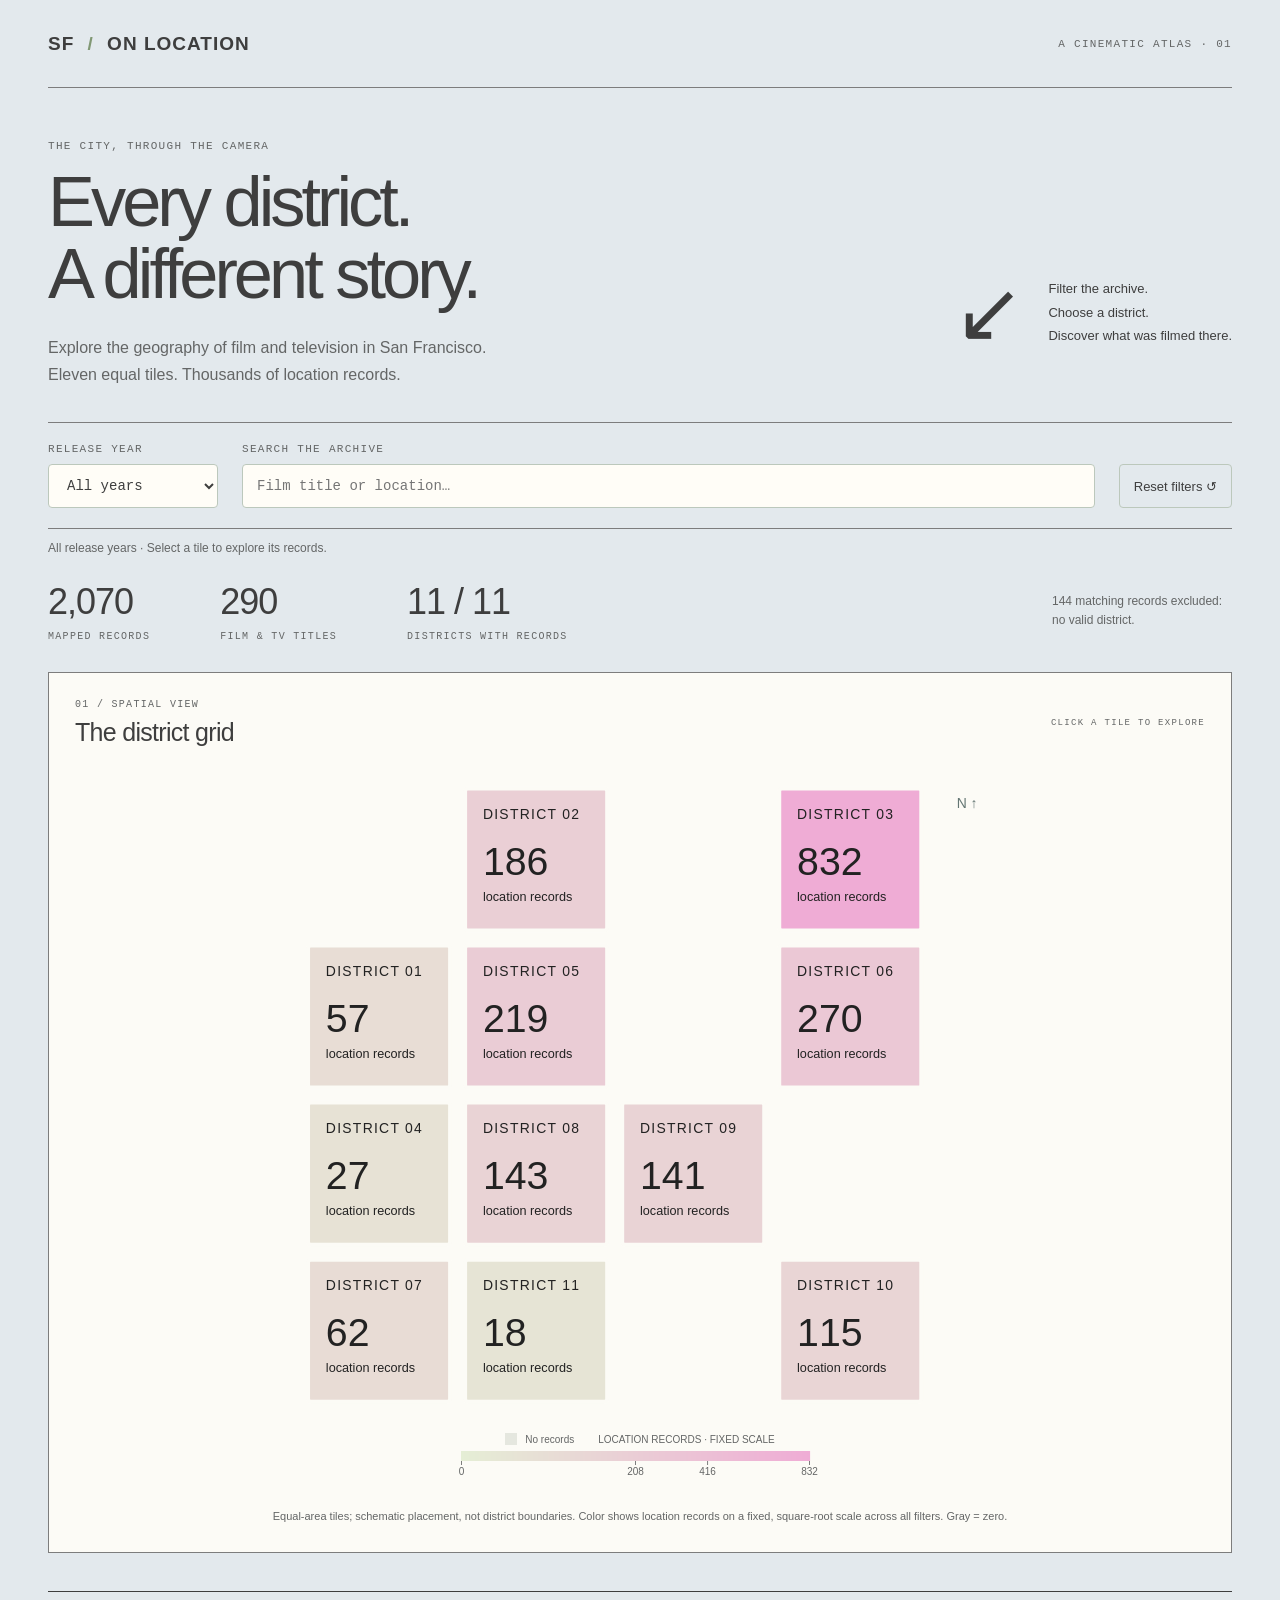
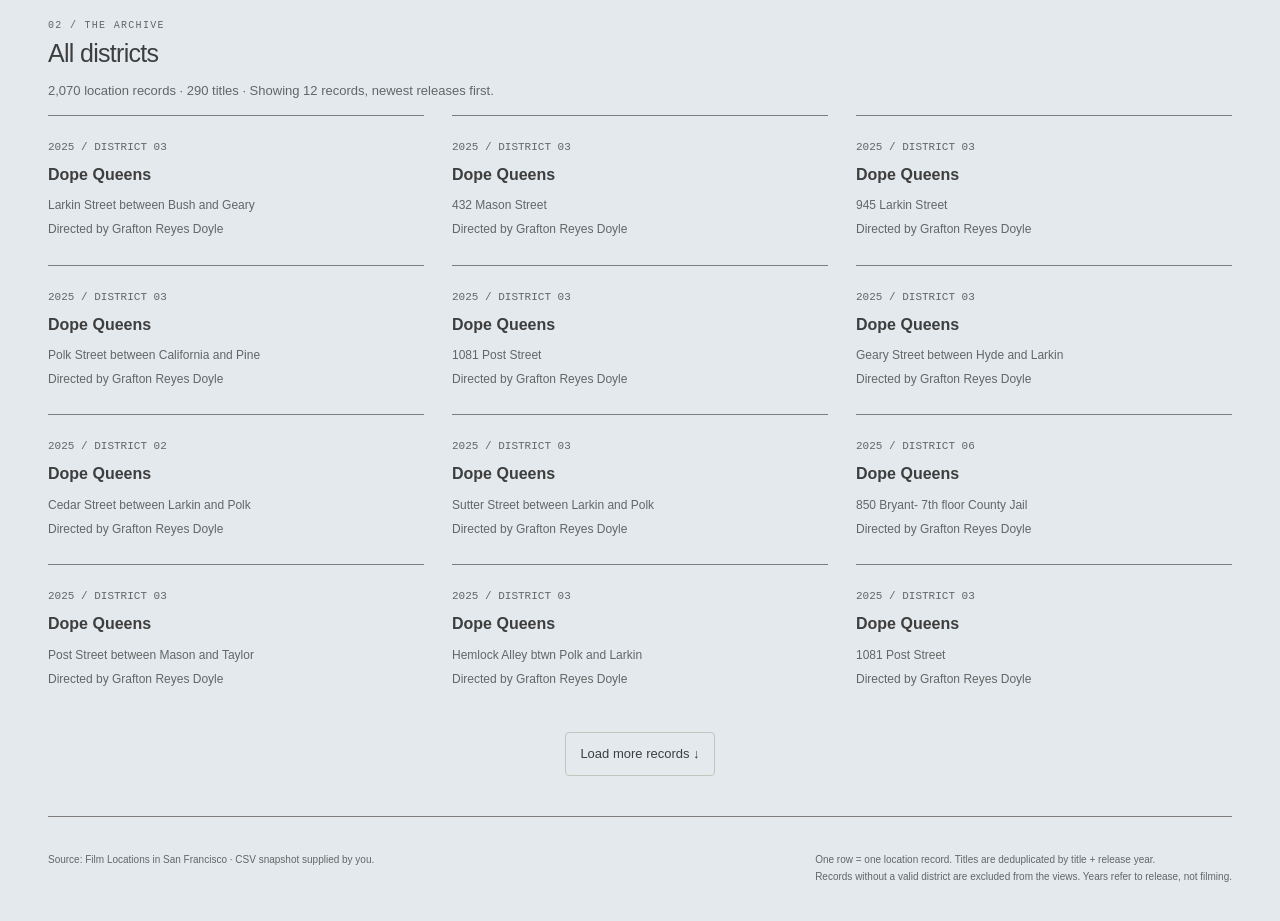
<file: Grid_Cartogram_Only/index.html>
<!doctype html>
<html lang="en">
  <head>
    <meta charset="utf-8" />
    <meta name="viewport" content="width=device-width,initial-scale=1" />
    <title>SF / On Location</title>
    <link rel="stylesheet" href="styles.css" />
    <script src="vendor/d3.min.js" defer></script>
    <script src="cartogram.js" defer></script>
  </head>
  <body>
    <main>
      <header>
        <a class="brand" href="./index.html">SF <span>/</span> ON LOCATION</a
        ><span class="edition">A CINEMATIC ATLAS · 01</span>
      </header>
      <section class="intro">
        <div>
          <p class="eyebrow">THE CITY, THROUGH THE CAMERA</p>
          <h1>Every district.<br />A different story.</h1>
          <p class="deck">
            Explore the geography of film and television in San Francisco.<br />Eleven
            equal tiles. Thousands of location records.
          </p>
        </div>
        <div class="intro-note">
          <span class="big-arrow">↙</span>
          <p>
            Filter the archive.<br />Choose a district.<br />Discover what was
            filmed there.
          </p>
        </div>
      </section>
      <section class="controls" aria-label="Archive filters">
        <label
          >RELEASE YEAR<select id="year" disabled>
            <option value="all">All years</option>
          </select></label
        ><label class="search-label"
          >SEARCH THE ARCHIVE<input
            id="search"
            type="search"
            placeholder="Film title or location…"
            disabled /></label
        ><button id="reset" disabled>Reset filters ↺</button>
      </section>
      <p id="status" role="status">Loading the local archive…</p>
      <section class="stats">
        <div><strong id="records">—</strong><span>MAPPED RECORDS</span></div>
        <div>
          <strong id="productions">—</strong><span>FILM & TV TITLES</span>
        </div>
        <div>
          <strong id="active">—</strong><span>DISTRICTS WITH RECORDS</span>
        </div>
        <p id="excluded"></p>
      </section>
      <div class="visuals">
        <section class="map-panel">
          <div class="section-heading">
            <div>
              <p class="eyebrow">01 / SPATIAL VIEW</p>
              <h2>The district grid</h2>
            </div>
            <span class="tag">CLICK A TILE TO EXPLORE</span>
          </div>
          <svg
            id="chart"
            viewBox="0 0 600 510"
            aria-label="Schematic district tile cartogram"
          ></svg>
          <div id="legend"></div>
          <p class="note">
            Equal-area tiles; schematic placement, not district boundaries.
            Color shows location records on a fixed, square-root scale across
            all filters. Gray = zero.
          </p>
        </section>
      </div>
      <section class="archive">
        <div class="section-heading">
          <div>
            <p class="eyebrow">02 / THE ARCHIVE</p>
            <h2 id="detail-title">All districts</h2>
            <p id="detail-description"></p>
          </div>
          <button id="clear" hidden>Clear district ×</button>
        </div>
        <div id="film-list"></div>
        <button id="more" hidden>Load more records ↓</button>
      </section>
      <footer>
        <p>
          Source: Film Locations in San Francisco · CSV snapshot supplied by
          you.
        </p>
        <p>
          One row = one location record. Titles are deduplicated by title +
          release year.<br />Records without a valid district are excluded from
          the views. Years refer to release, not filming.
        </p>
      </footer>
    </main>
    <div id="tooltip" hidden></div>
  </body>
</html>
</file>
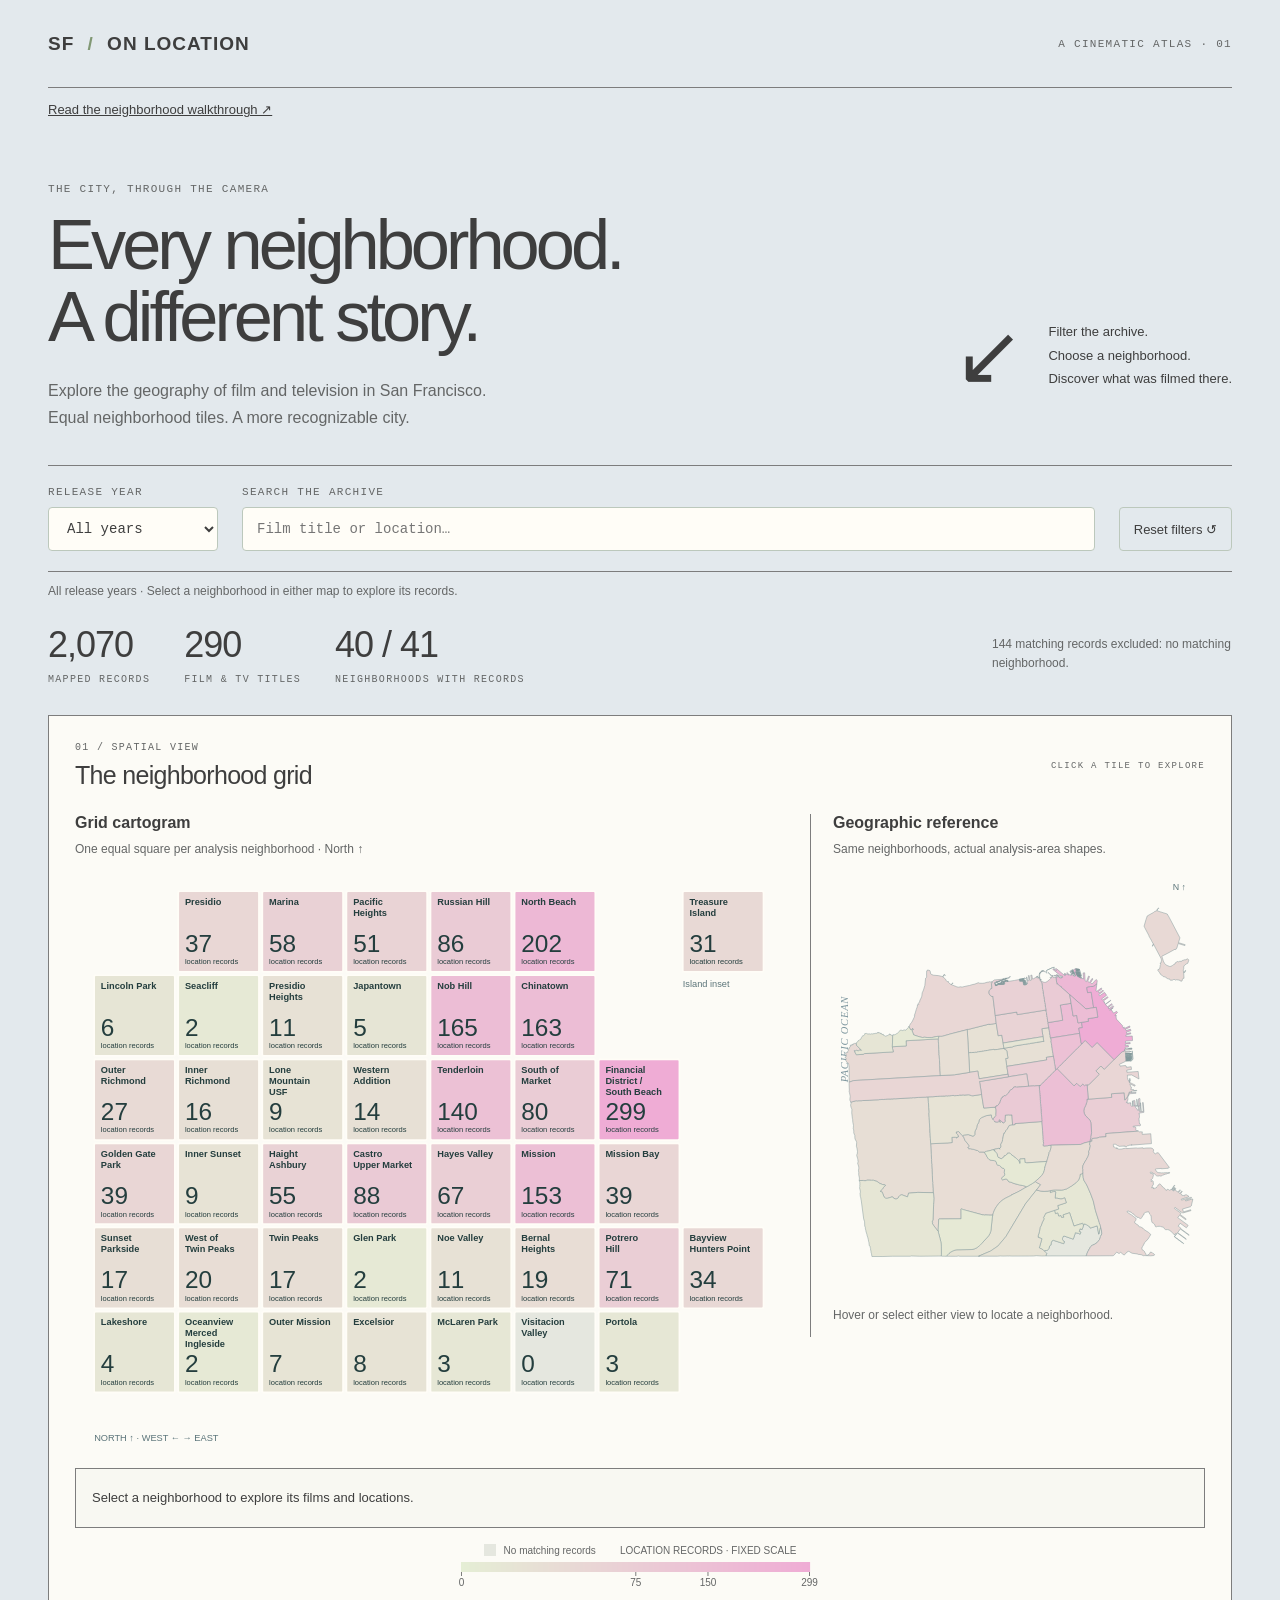
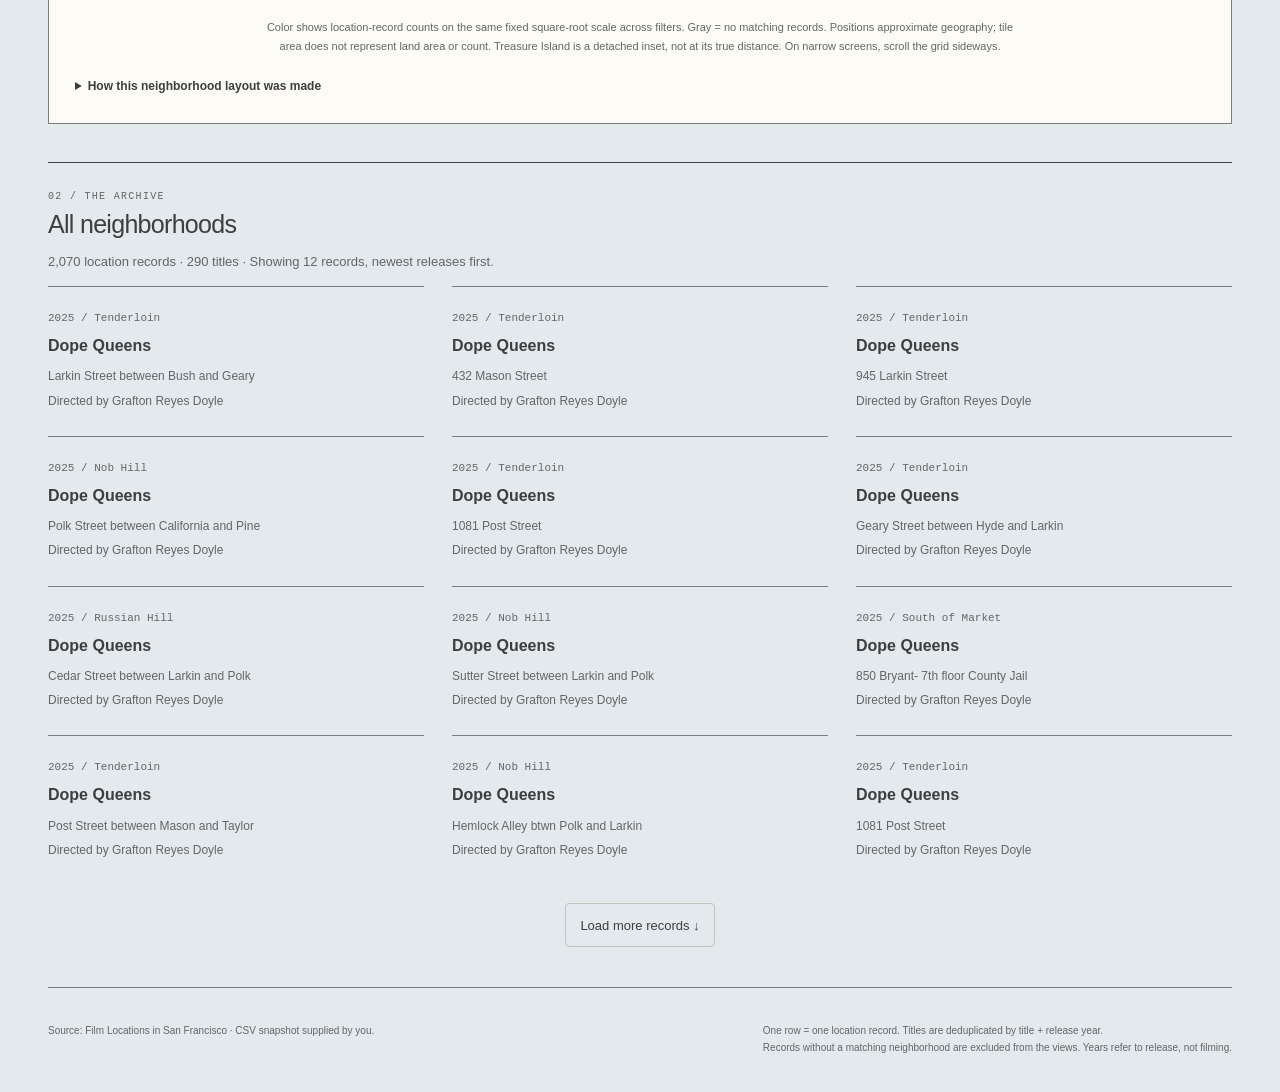
<file: SF_Neighborhood_Grid 2/index.html>
<!doctype html>
<html lang="en">
  <head>
    <meta charset="utf-8" />
    <meta name="viewport" content="width=device-width,initial-scale=1" />
    <title>SF / On Location</title>
    <link rel="stylesheet" href="styles.css" />
    <script src="vendor/d3.min.js" defer></script>
    <script src="cartogram.js" defer></script>
  </head>
  <body>
    <main>
      <header>
        <a class="brand" href="./index.html">SF <span>/</span> ON LOCATION</a
        ><span class="edition">A CINEMATIC ATLAS · 01</span>
      </header>
      <nav class="walkthrough-link">
        <a href="Walkthrough.html">Read the neighborhood walkthrough ↗</a>
      </nav>
      <section class="intro">
        <div>
          <p class="eyebrow">THE CITY, THROUGH THE CAMERA</p>
          <h1>Every neighborhood.<br />A different story.</h1>
          <p class="deck">
            Explore the geography of film and television in San Francisco.<br />Equal
            neighborhood tiles. A more recognizable city.
          </p>
        </div>
        <div class="intro-note">
          <span class="big-arrow">↙</span>
          <p>
            Filter the archive.<br />Choose a neighborhood.<br />Discover what
            was filmed there.
          </p>
        </div>
      </section>
      <section class="controls" aria-label="Archive filters">
        <label
          >RELEASE YEAR<select id="year" disabled>
            <option value="all">All years</option>
          </select></label
        ><label class="search-label"
          >SEARCH THE ARCHIVE<input
            id="search"
            type="search"
            placeholder="Film title or location…"
            disabled /></label
        ><button id="reset" disabled>Reset filters ↺</button>
      </section>
      <p id="status" role="status">Loading the local archive…</p>
      <section class="stats">
        <div><strong id="records">—</strong><span>MAPPED RECORDS</span></div>
        <div>
          <strong id="productions">—</strong><span>FILM & TV TITLES</span>
        </div>
        <div>
          <strong id="active">—</strong><span>NEIGHBORHOODS WITH RECORDS</span>
        </div>
        <p id="excluded"></p>
      </section>
      <div class="visuals">
        <section class="map-panel">
          <div class="section-heading">
            <div>
              <p class="eyebrow">01 / SPATIAL VIEW</p>
              <h2>The neighborhood grid</h2>
            </div>
            <span class="tag">CLICK A TILE TO EXPLORE</span>
          </div>
          <div class="grid-reference">
            <div class="grid-view">
              <h3 class="view-title">Grid cartogram</h3>
              <p class="view-hint">
                One equal square per analysis neighborhood · North ↑
              </p>
              <div class="grid-scroll">
                <svg id="chart" aria-label="Neighborhood grid cartogram"></svg>
              </div>
            </div>
            <div class="geo-view">
              <h3 class="view-title">Geographic reference</h3>
              <p class="view-hint">
                Same neighborhoods, actual analysis-area shapes.
              </p>
              <svg
                id="reference"
                viewBox="0 0 460 530"
                aria-label="San Francisco analysis neighborhood reference map"
              ></svg>
              <p id="reference-caption" class="view-hint">
                Hover or select either view to locate a neighborhood.
              </p>
            </div>
          </div>
          <div class="selection-summary" id="selection-summary">
            <span id="selection-text"
              >Select a neighborhood to explore its films and locations.</span
            ><button id="view-records" type="button" hidden>
              View records ↓
            </button>
          </div>
          <div id="legend"></div>
          <p class="note">
            Color shows location-record counts on the same fixed square-root
            scale across filters. Gray = no matching records. Positions
            approximate geography; tile area does not represent land area or
            count. Treasure Island is a detached inset, not at its true
            distance. On narrow screens, scroll the grid sideways.
          </p>
          <details class="map-method">
            <summary>How this neighborhood layout was made</summary>
            <p>
              The CSV is grouped by <strong>Analysis Neighborhood</strong>, not
              Supervisor District. DataSF supplies 41 analysis areas; 40 have
              records in this CSV, while Visitacion Valley has none and stays
              visible in gray. The mainland grid follows a sampled city
              silhouette; areas are matched to cells by minimizing displacement
              from geographic representative points. True borders and every
              adjacency are not preserved. These analysis areas aggregate census
              tracts and are not legally defined neighborhood boundaries.
            </p>
            <p>
              <a
                href="https://data.sf.gov/-/Analysis-Neighborhoods/j2bu-swwd/explore"
                target="_blank"
                rel="noopener"
                >Boundary source: DataSF Analysis Neighborhoods</a
              >
            </p>
          </details>
        </section>
      </div>
      <section class="archive" id="archive" tabindex="-1">
        <div class="section-heading">
          <div>
            <p class="eyebrow">02 / THE ARCHIVE</p>
            <h2 id="detail-title">All neighborhoods</h2>
            <p id="detail-description"></p>
          </div>
          <button id="clear" hidden>Clear neighborhood ×</button>
        </div>
        <div id="film-list"></div>
        <button id="more" hidden>Load more records ↓</button>
      </section>
      <footer>
        <p>
          Source: Film Locations in San Francisco · CSV snapshot supplied by
          you.
        </p>
        <p>
          One row = one location record. Titles are deduplicated by title +
          release year.<br />Records without a matching neighborhood are
          excluded from the views. Years refer to release, not filming.
        </p>
      </footer>
    </main>
    <div id="tooltip" hidden></div>
  </body>
</html>
</file>
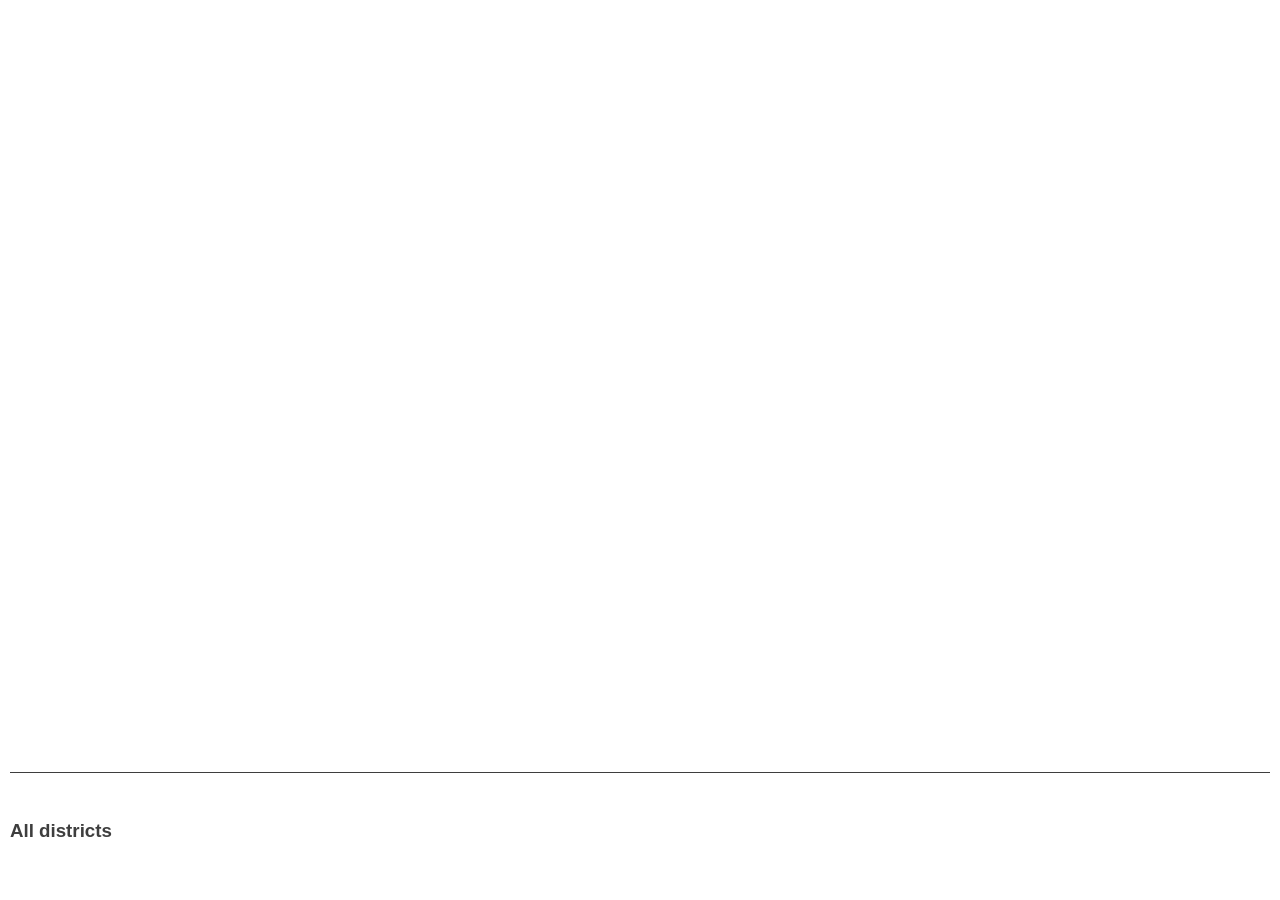
<file: Grid_Cartogram_Only/demo_color.html>
<!doctype html>
<html lang="en">
  <head>
    <meta charset="utf-8" />
    <link rel="stylesheet" href="styles.css" />
    <script src="vendor/d3.min.js" defer></script>
    <script src="cartogram_color.js" defer></script>
    <style>body { background: #fff; margin: 0; padding: 10px; }</style>
  </head>
  <body>
    <div class="map-panel">
      <svg id="chart" viewBox="0 0 600 510"></svg>
      <div id="legend"></div>
    </div>
    <div class="archive" style="margin-top: 1.5rem;">
      <div class="section-heading">
        <h3 id="detail-title">All districts</h3>
        <p id="detail-description"></p>
        <button id="clear" hidden>Clear district ×</button>
      </div>
      <div id="film-list" class="film-grid"></div>
      <button id="more" hidden>Load more records ↓</button>
    </div>
    <div id="tooltip" hidden></div>
  </body>
</html>
</file>
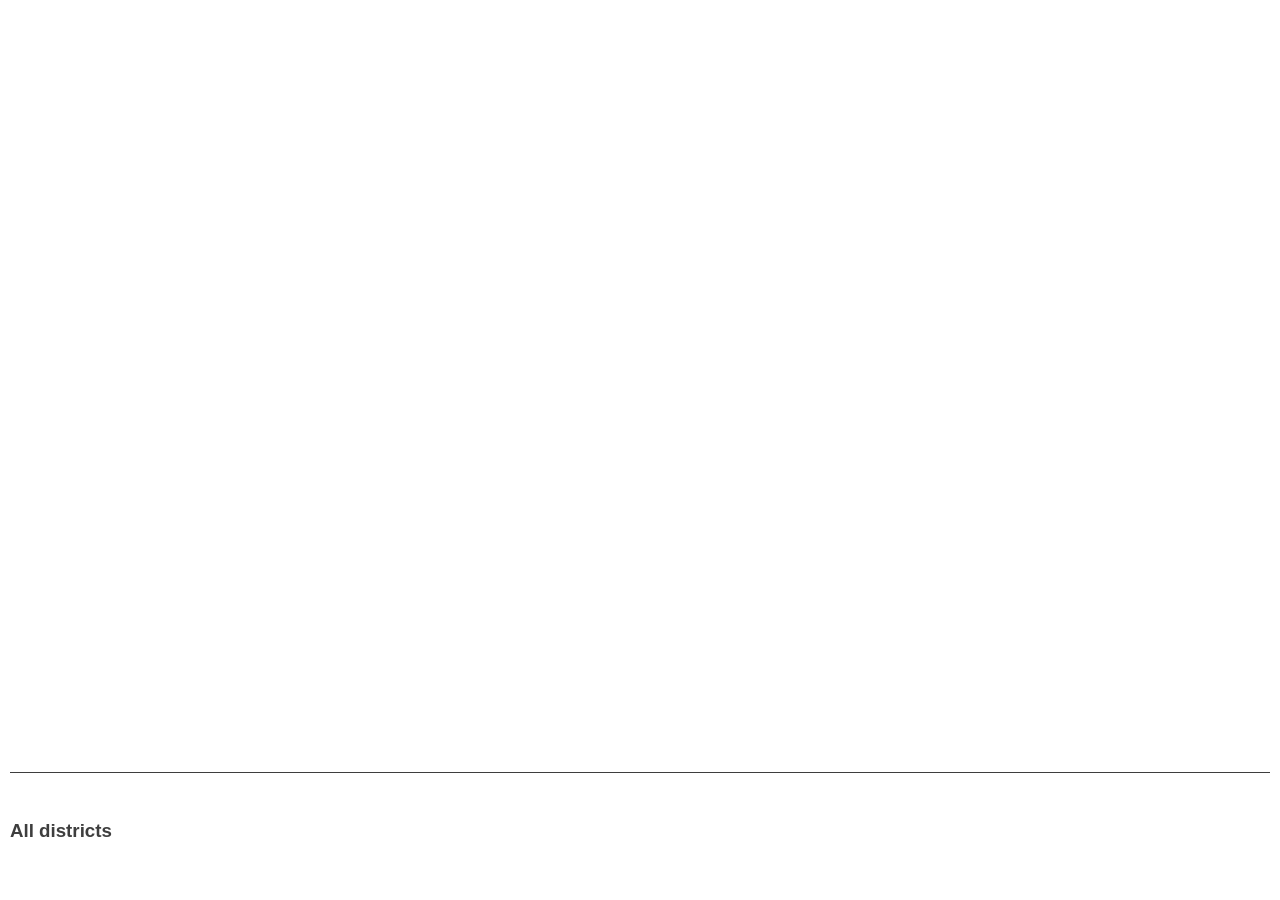
<file: Grid_Cartogram_Only/demo_tooltip.html>
<!doctype html>
<html lang="en">
  <head>
    <meta charset="utf-8" />
    <link rel="stylesheet" href="styles.css" />
    <script src="vendor/d3.min.js" defer></script>
    <script src="cartogram_tooltip.js" defer></script>
    <style>body { background: #fff; margin: 0; padding: 10px; }</style>
  </head>
  <body>
    <div class="map-panel">
      <svg id="chart" viewBox="0 0 600 510"></svg>
      <div id="legend"></div>
    </div>
    <div class="archive" style="margin-top: 1.5rem;">
      <div class="section-heading">
        <h3 id="detail-title">All districts</h3>
        <p id="detail-description"></p>
        <button id="clear" hidden>Clear district ×</button>
      </div>
      <div id="film-list" class="film-grid"></div>
      <button id="more" hidden>Load more records ↓</button>
    </div>
    <div id="tooltip" hidden></div>
  </body>
</html>
</file>
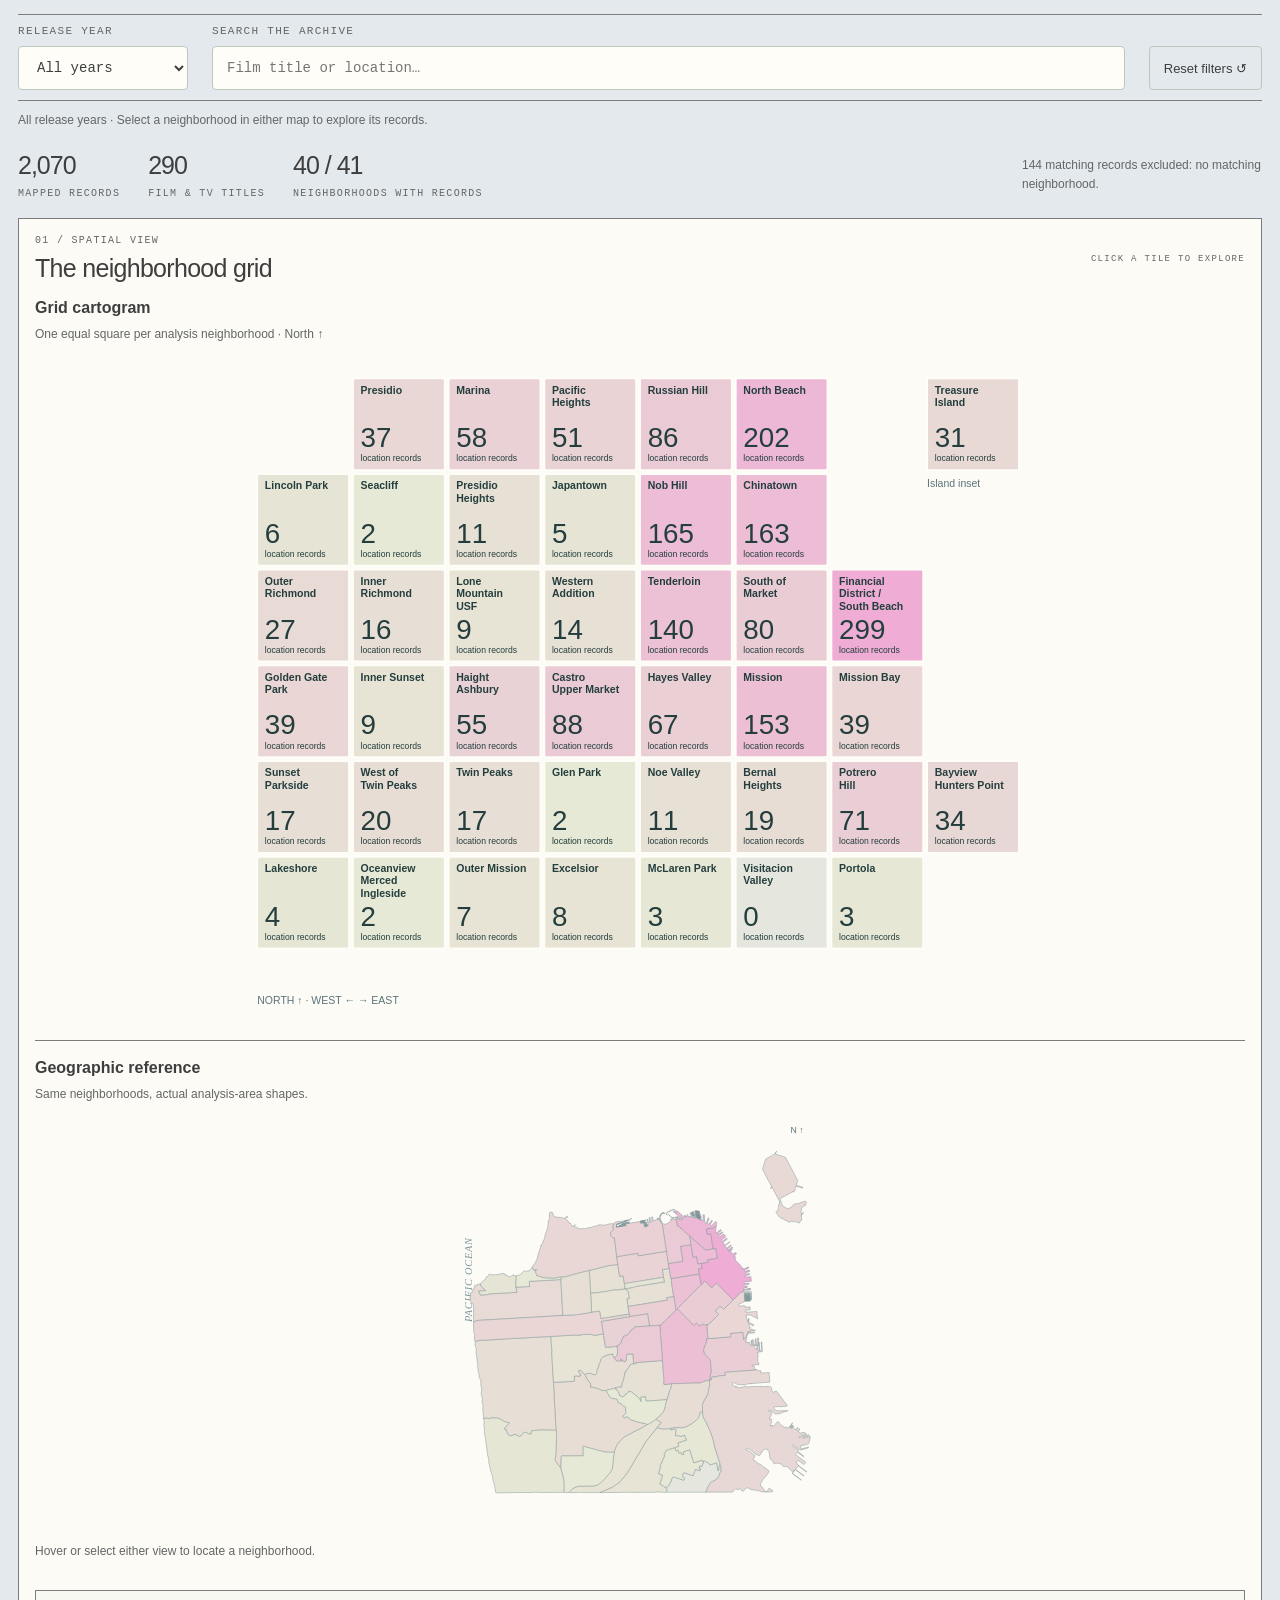
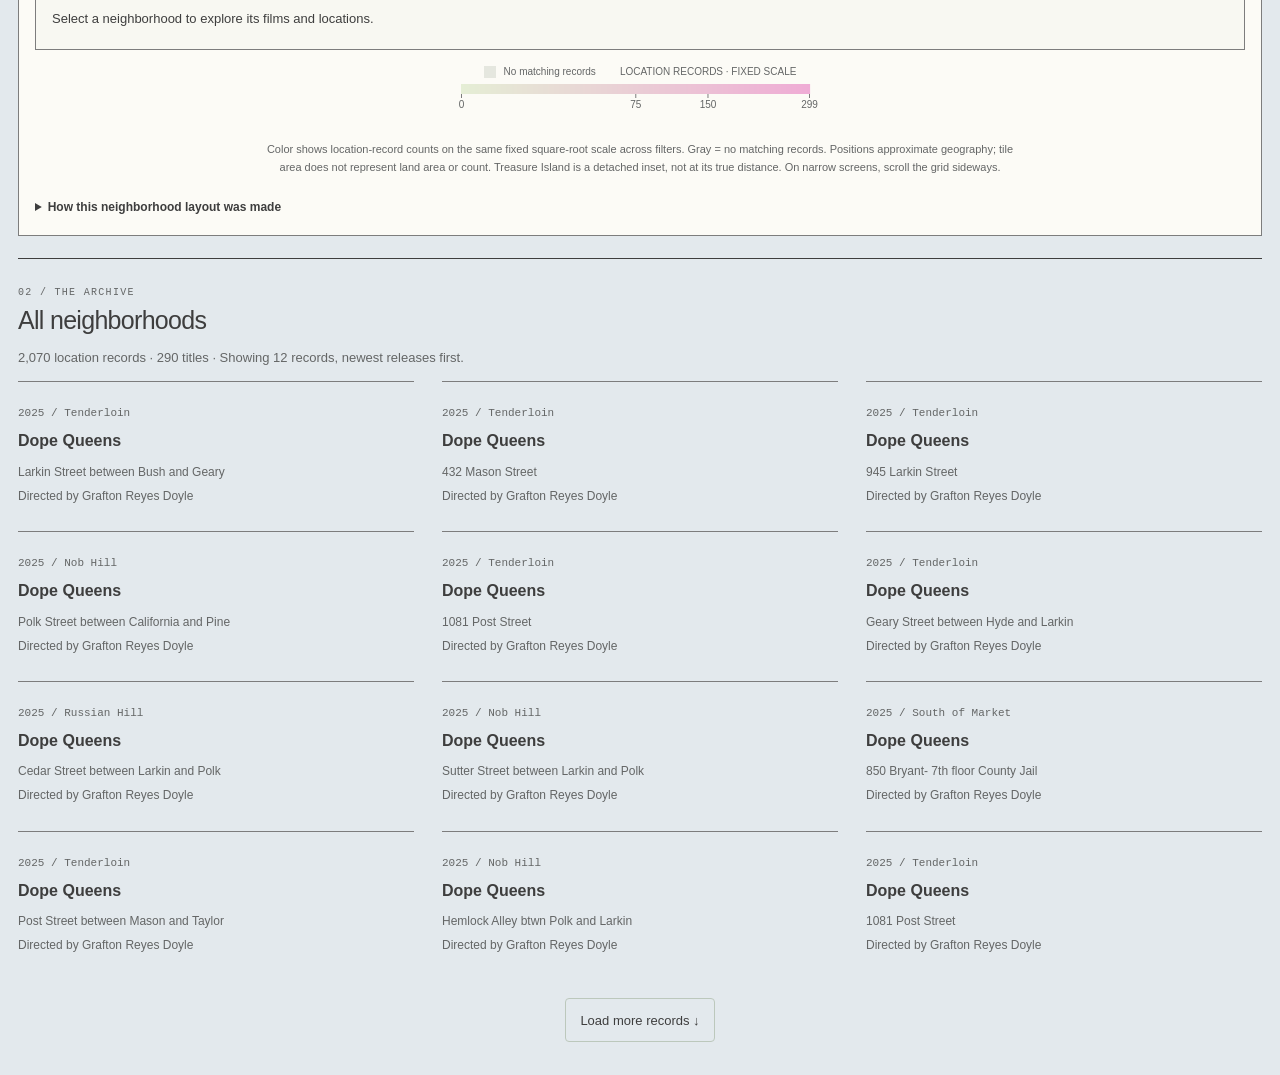
<file: SF_Neighborhood_Grid 2/walkthrough-baseline.html>
<!doctype html>
<html lang="en">
  <head>
    <meta charset="utf-8" />
    <meta name="viewport" content="width=device-width,initial-scale=1" />
    <title>SF / On Location</title>
    <link rel="stylesheet" href="styles.css" />
    <script src="vendor/d3.min.js" defer></script>
    <script src="cartogram.js" defer></script>
    <style>
      header,
      .intro,
      .walkthrough-link,
      footer {
        display: none;
      }
      main {
        padding: 14px 18px;
      }
      .controls {
        padding: 10px 0;
      }
      .stats {
        padding: 4px 0 12px;
        gap: 28px;
      }
      .stats strong {
        font-size: 25px;
      }
      .map-panel {
        padding: 16px;
      }
      .grid-reference {
        grid-template-columns: 1fr !important;
        margin: 16px 0;
      }
      .geo-view {
        border-left: 0;
        padding-left: 0;
        border-top: 1px solid var(--line);
        padding-top: 18px;
      }
      .geo-view #reference {
        max-width: 390px;
        max-height: 420px;
        margin: auto;
      }
      .grid-scroll #chart {
        min-width: 620px;
        max-width: 800px;
        margin: auto;
      }
      .archive {
        margin-top: 22px;
      }
    </style>
    <style>
      #tooltip {
        display: none !important;
      }
    </style>
  </head>
  <body>
    <main>
      <header>
        <a class="brand" href="./index.html">SF <span>/</span> ON LOCATION</a
        ><span class="edition">A CINEMATIC ATLAS · 01</span>
      </header>
      <nav class="walkthrough-link">
        <a href="Walkthrough.html">Read the neighborhood walkthrough ↗</a>
      </nav>
      <section class="intro">
        <div>
          <p class="eyebrow">THE CITY, THROUGH THE CAMERA</p>
          <h1>Every neighborhood.<br />A different story.</h1>
          <p class="deck">
            Explore the geography of film and television in San Francisco.<br />Equal
            neighborhood tiles. A more recognizable city.
          </p>
        </div>
        <div class="intro-note">
          <span class="big-arrow">↙</span>
          <p>
            Filter the archive.<br />Choose a neighborhood.<br />Discover what
            was filmed there.
          </p>
        </div>
      </section>
      <section class="controls" aria-label="Archive filters">
        <label
          >RELEASE YEAR<select id="year" disabled>
            <option value="all">All years</option>
          </select></label
        ><label class="search-label"
          >SEARCH THE ARCHIVE<input
            id="search"
            type="search"
            placeholder="Film title or location…"
            disabled /></label
        ><button id="reset" disabled>Reset filters ↺</button>
      </section>
      <p id="status" role="status">Loading the local archive…</p>
      <section class="stats">
        <div><strong id="records">—</strong><span>MAPPED RECORDS</span></div>
        <div>
          <strong id="productions">—</strong><span>FILM & TV TITLES</span>
        </div>
        <div>
          <strong id="active">—</strong><span>NEIGHBORHOODS WITH RECORDS</span>
        </div>
        <p id="excluded"></p>
      </section>
      <div class="visuals">
        <section class="map-panel">
          <div class="section-heading">
            <div>
              <p class="eyebrow">01 / SPATIAL VIEW</p>
              <h2>The neighborhood grid</h2>
            </div>
            <span class="tag">CLICK A TILE TO EXPLORE</span>
          </div>
          <div class="grid-reference">
            <div class="grid-view">
              <h3 class="view-title">Grid cartogram</h3>
              <p class="view-hint">
                One equal square per analysis neighborhood · North ↑
              </p>
              <div class="grid-scroll">
                <svg id="chart" aria-label="Neighborhood grid cartogram"></svg>
              </div>
            </div>
            <div class="geo-view">
              <h3 class="view-title">Geographic reference</h3>
              <p class="view-hint">
                Same neighborhoods, actual analysis-area shapes.
              </p>
              <svg
                id="reference"
                viewBox="0 0 460 530"
                aria-label="San Francisco analysis neighborhood reference map"
              ></svg>
              <p id="reference-caption" class="view-hint">
                Hover or select either view to locate a neighborhood.
              </p>
            </div>
          </div>
          <div class="selection-summary" id="selection-summary">
            <span id="selection-text"
              >Select a neighborhood to explore its films and locations.</span
            ><button id="view-records" type="button" hidden>
              View records ↓
            </button>
          </div>
          <div id="legend"></div>
          <p class="note">
            Color shows location-record counts on the same fixed square-root
            scale across filters. Gray = no matching records. Positions
            approximate geography; tile area does not represent land area or
            count. Treasure Island is a detached inset, not at its true
            distance. On narrow screens, scroll the grid sideways.
          </p>
          <details class="map-method">
            <summary>How this neighborhood layout was made</summary>
            <p>
              The CSV is grouped by <strong>Analysis Neighborhood</strong>, not
              Supervisor District. DataSF supplies 41 analysis areas; 40 have
              records in this CSV, while Visitacion Valley has none and stays
              visible in gray. The mainland grid follows a sampled city
              silhouette; areas are matched to cells by minimizing displacement
              from geographic representative points. True borders and every
              adjacency are not preserved. These analysis areas aggregate census
              tracts and are not legally defined neighborhood boundaries.
            </p>
            <p>
              <a
                href="https://data.sf.gov/-/Analysis-Neighborhoods/j2bu-swwd/explore"
                target="_blank"
                rel="noopener"
                >Boundary source: DataSF Analysis Neighborhoods</a
              >
            </p>
          </details>
        </section>
      </div>
      <section class="archive" id="archive" tabindex="-1">
        <div class="section-heading">
          <div>
            <p class="eyebrow">02 / THE ARCHIVE</p>
            <h2 id="detail-title">All neighborhoods</h2>
            <p id="detail-description"></p>
          </div>
          <button id="clear" hidden>Clear neighborhood ×</button>
        </div>
        <div id="film-list"></div>
        <button id="more" hidden>Load more records ↓</button>
      </section>
      <footer>
        <p>
          Source: Film Locations in San Francisco · CSV snapshot supplied by
          you.
        </p>
        <p>
          One row = one location record. Titles are deduplicated by title +
          release year.<br />Records without a matching neighborhood are
          excluded from the views. Years refer to release, not filming.
        </p>
      </footer>
    </main>
    <div id="tooltip" hidden></div>
  </body>
</html>
</file>
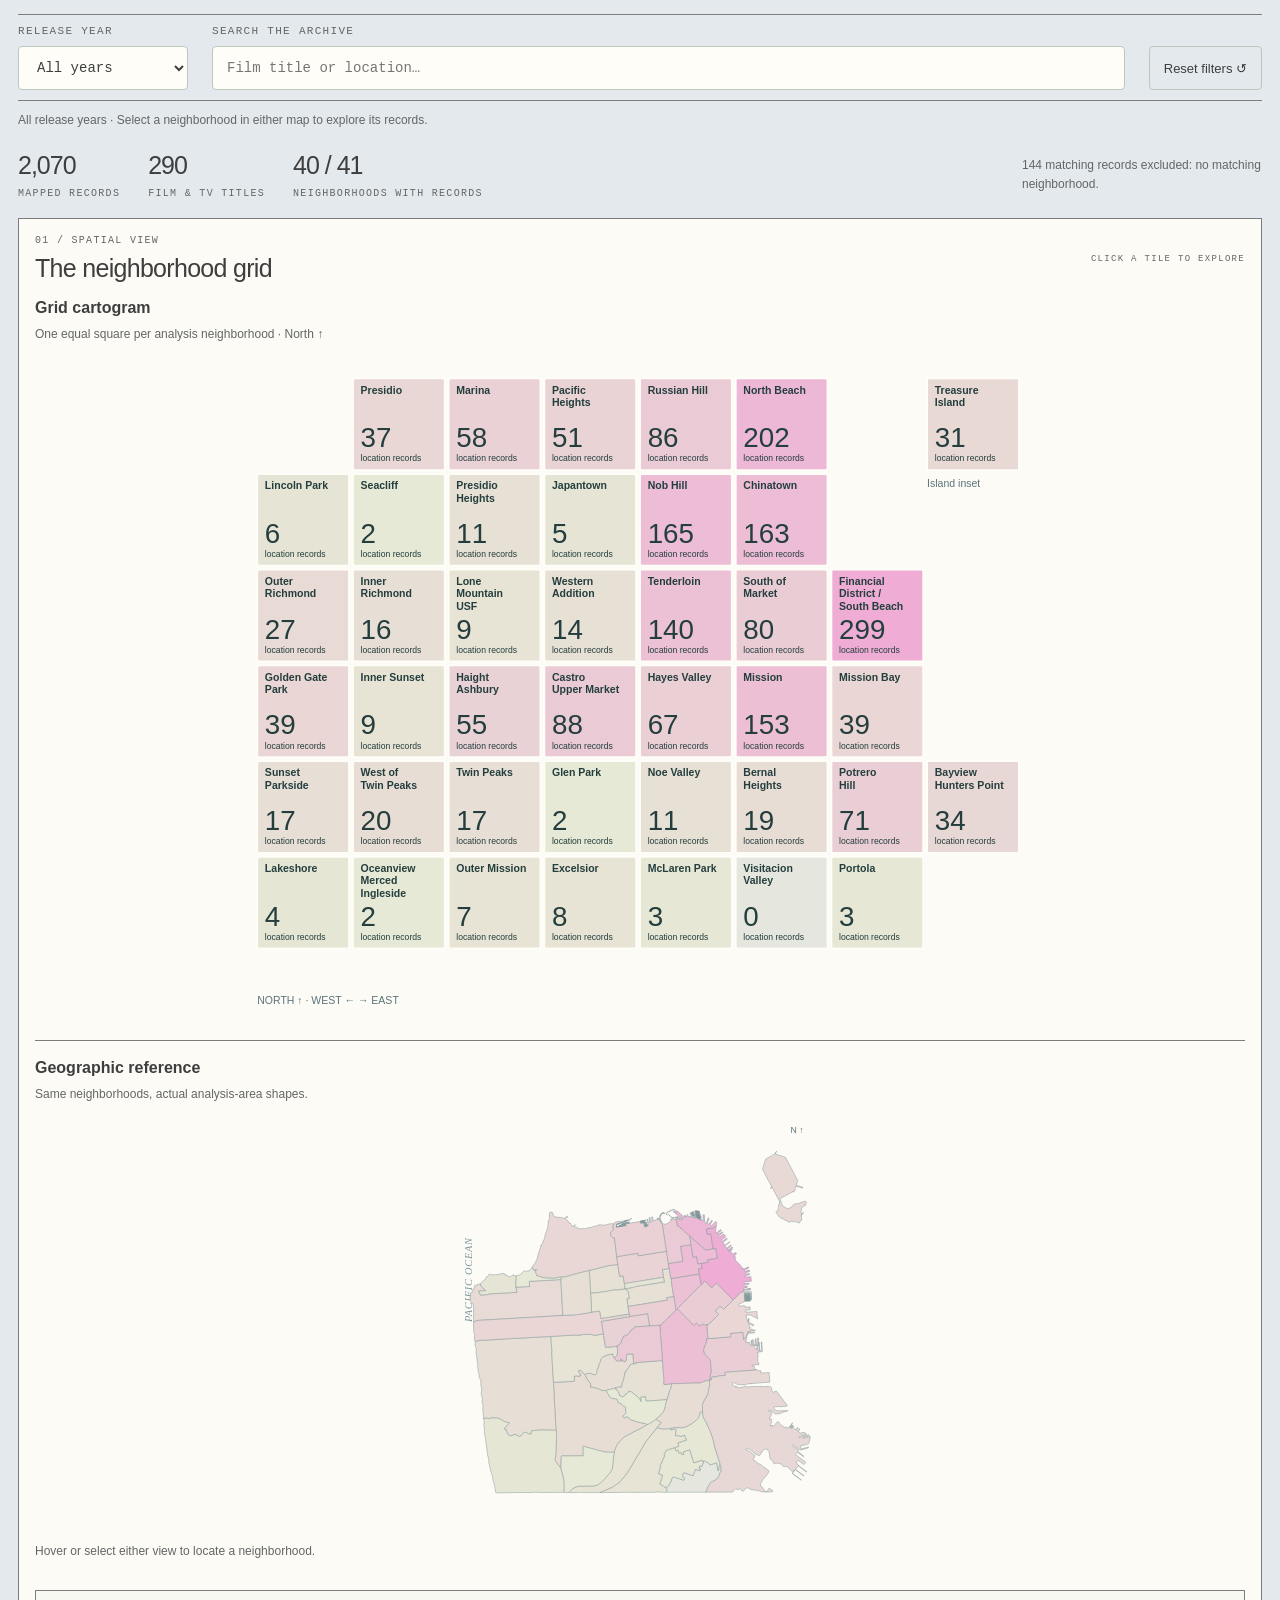
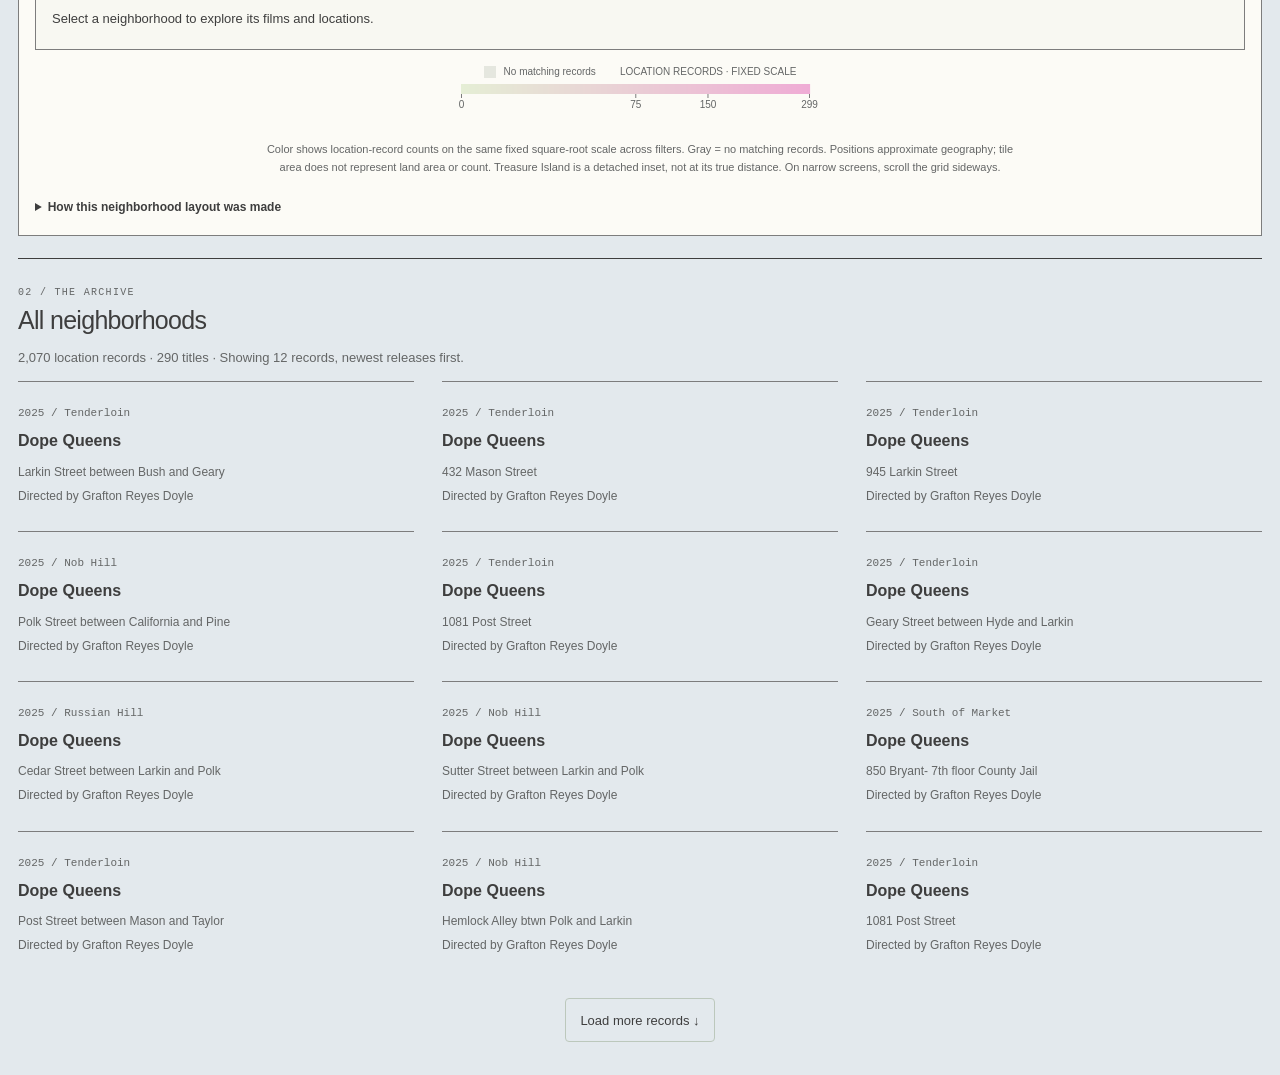
<file: SF_Neighborhood_Grid 2/walkthrough-demo.html>
<!doctype html>
<html lang="en">
  <head>
    <meta charset="utf-8" />
    <meta name="viewport" content="width=device-width,initial-scale=1" />
    <title>SF / On Location</title>
    <link rel="stylesheet" href="styles.css" />
    <script src="vendor/d3.min.js" defer></script>
    <script src="cartogram.js" defer></script>
    <style>
      header,
      .intro,
      .walkthrough-link,
      footer {
        display: none;
      }
      main {
        padding: 14px 18px;
      }
      .controls {
        padding: 10px 0;
      }
      .stats {
        padding: 4px 0 12px;
        gap: 28px;
      }
      .stats strong {
        font-size: 25px;
      }
      .map-panel {
        padding: 16px;
      }
      .grid-reference {
        grid-template-columns: 1fr !important;
        margin: 16px 0;
      }
      .geo-view {
        border-left: 0;
        padding-left: 0;
        border-top: 1px solid var(--line);
        padding-top: 18px;
      }
      .geo-view #reference {
        max-width: 390px;
        max-height: 420px;
        margin: auto;
      }
      .grid-scroll #chart {
        min-width: 620px;
        max-width: 800px;
        margin: auto;
      }
      .archive {
        margin-top: 22px;
      }
    </style>
  </head>
  <body>
    <main>
      <header>
        <a class="brand" href="./index.html">SF <span>/</span> ON LOCATION</a
        ><span class="edition">A CINEMATIC ATLAS · 01</span>
      </header>
      <nav class="walkthrough-link">
        <a href="Walkthrough.html">Read the neighborhood walkthrough ↗</a>
      </nav>
      <section class="intro">
        <div>
          <p class="eyebrow">THE CITY, THROUGH THE CAMERA</p>
          <h1>Every neighborhood.<br />A different story.</h1>
          <p class="deck">
            Explore the geography of film and television in San Francisco.<br />Equal
            neighborhood tiles. A more recognizable city.
          </p>
        </div>
        <div class="intro-note">
          <span class="big-arrow">↙</span>
          <p>
            Filter the archive.<br />Choose a neighborhood.<br />Discover what
            was filmed there.
          </p>
        </div>
      </section>
      <section class="controls" aria-label="Archive filters">
        <label
          >RELEASE YEAR<select id="year" disabled>
            <option value="all">All years</option>
          </select></label
        ><label class="search-label"
          >SEARCH THE ARCHIVE<input
            id="search"
            type="search"
            placeholder="Film title or location…"
            disabled /></label
        ><button id="reset" disabled>Reset filters ↺</button>
      </section>
      <p id="status" role="status">Loading the local archive…</p>
      <section class="stats">
        <div><strong id="records">—</strong><span>MAPPED RECORDS</span></div>
        <div>
          <strong id="productions">—</strong><span>FILM & TV TITLES</span>
        </div>
        <div>
          <strong id="active">—</strong><span>NEIGHBORHOODS WITH RECORDS</span>
        </div>
        <p id="excluded"></p>
      </section>
      <div class="visuals">
        <section class="map-panel">
          <div class="section-heading">
            <div>
              <p class="eyebrow">01 / SPATIAL VIEW</p>
              <h2>The neighborhood grid</h2>
            </div>
            <span class="tag">CLICK A TILE TO EXPLORE</span>
          </div>
          <div class="grid-reference">
            <div class="grid-view">
              <h3 class="view-title">Grid cartogram</h3>
              <p class="view-hint">
                One equal square per analysis neighborhood · North ↑
              </p>
              <div class="grid-scroll">
                <svg id="chart" aria-label="Neighborhood grid cartogram"></svg>
              </div>
            </div>
            <div class="geo-view">
              <h3 class="view-title">Geographic reference</h3>
              <p class="view-hint">
                Same neighborhoods, actual analysis-area shapes.
              </p>
              <svg
                id="reference"
                viewBox="0 0 460 530"
                aria-label="San Francisco analysis neighborhood reference map"
              ></svg>
              <p id="reference-caption" class="view-hint">
                Hover or select either view to locate a neighborhood.
              </p>
            </div>
          </div>
          <div class="selection-summary" id="selection-summary">
            <span id="selection-text"
              >Select a neighborhood to explore its films and locations.</span
            ><button id="view-records" type="button" hidden>
              View records ↓
            </button>
          </div>
          <div id="legend"></div>
          <p class="note">
            Color shows location-record counts on the same fixed square-root
            scale across filters. Gray = no matching records. Positions
            approximate geography; tile area does not represent land area or
            count. Treasure Island is a detached inset, not at its true
            distance. On narrow screens, scroll the grid sideways.
          </p>
          <details class="map-method">
            <summary>How this neighborhood layout was made</summary>
            <p>
              The CSV is grouped by <strong>Analysis Neighborhood</strong>, not
              Supervisor District. DataSF supplies 41 analysis areas; 40 have
              records in this CSV, while Visitacion Valley has none and stays
              visible in gray. The mainland grid follows a sampled city
              silhouette; areas are matched to cells by minimizing displacement
              from geographic representative points. True borders and every
              adjacency are not preserved. These analysis areas aggregate census
              tracts and are not legally defined neighborhood boundaries.
            </p>
            <p>
              <a
                href="https://data.sf.gov/-/Analysis-Neighborhoods/j2bu-swwd/explore"
                target="_blank"
                rel="noopener"
                >Boundary source: DataSF Analysis Neighborhoods</a
              >
            </p>
          </details>
        </section>
      </div>
      <section class="archive" id="archive" tabindex="-1">
        <div class="section-heading">
          <div>
            <p class="eyebrow">02 / THE ARCHIVE</p>
            <h2 id="detail-title">All neighborhoods</h2>
            <p id="detail-description"></p>
          </div>
          <button id="clear" hidden>Clear neighborhood ×</button>
        </div>
        <div id="film-list"></div>
        <button id="more" hidden>Load more records ↓</button>
      </section>
      <footer>
        <p>
          Source: Film Locations in San Francisco · CSV snapshot supplied by
          you.
        </p>
        <p>
          One row = one location record. Titles are deduplicated by title +
          release year.<br />Records without a matching neighborhood are
          excluded from the views. Years refer to release, not filming.
        </p>
      </footer>
    </main>
    <div id="tooltip" hidden></div>
  </body>
</html>
</file>
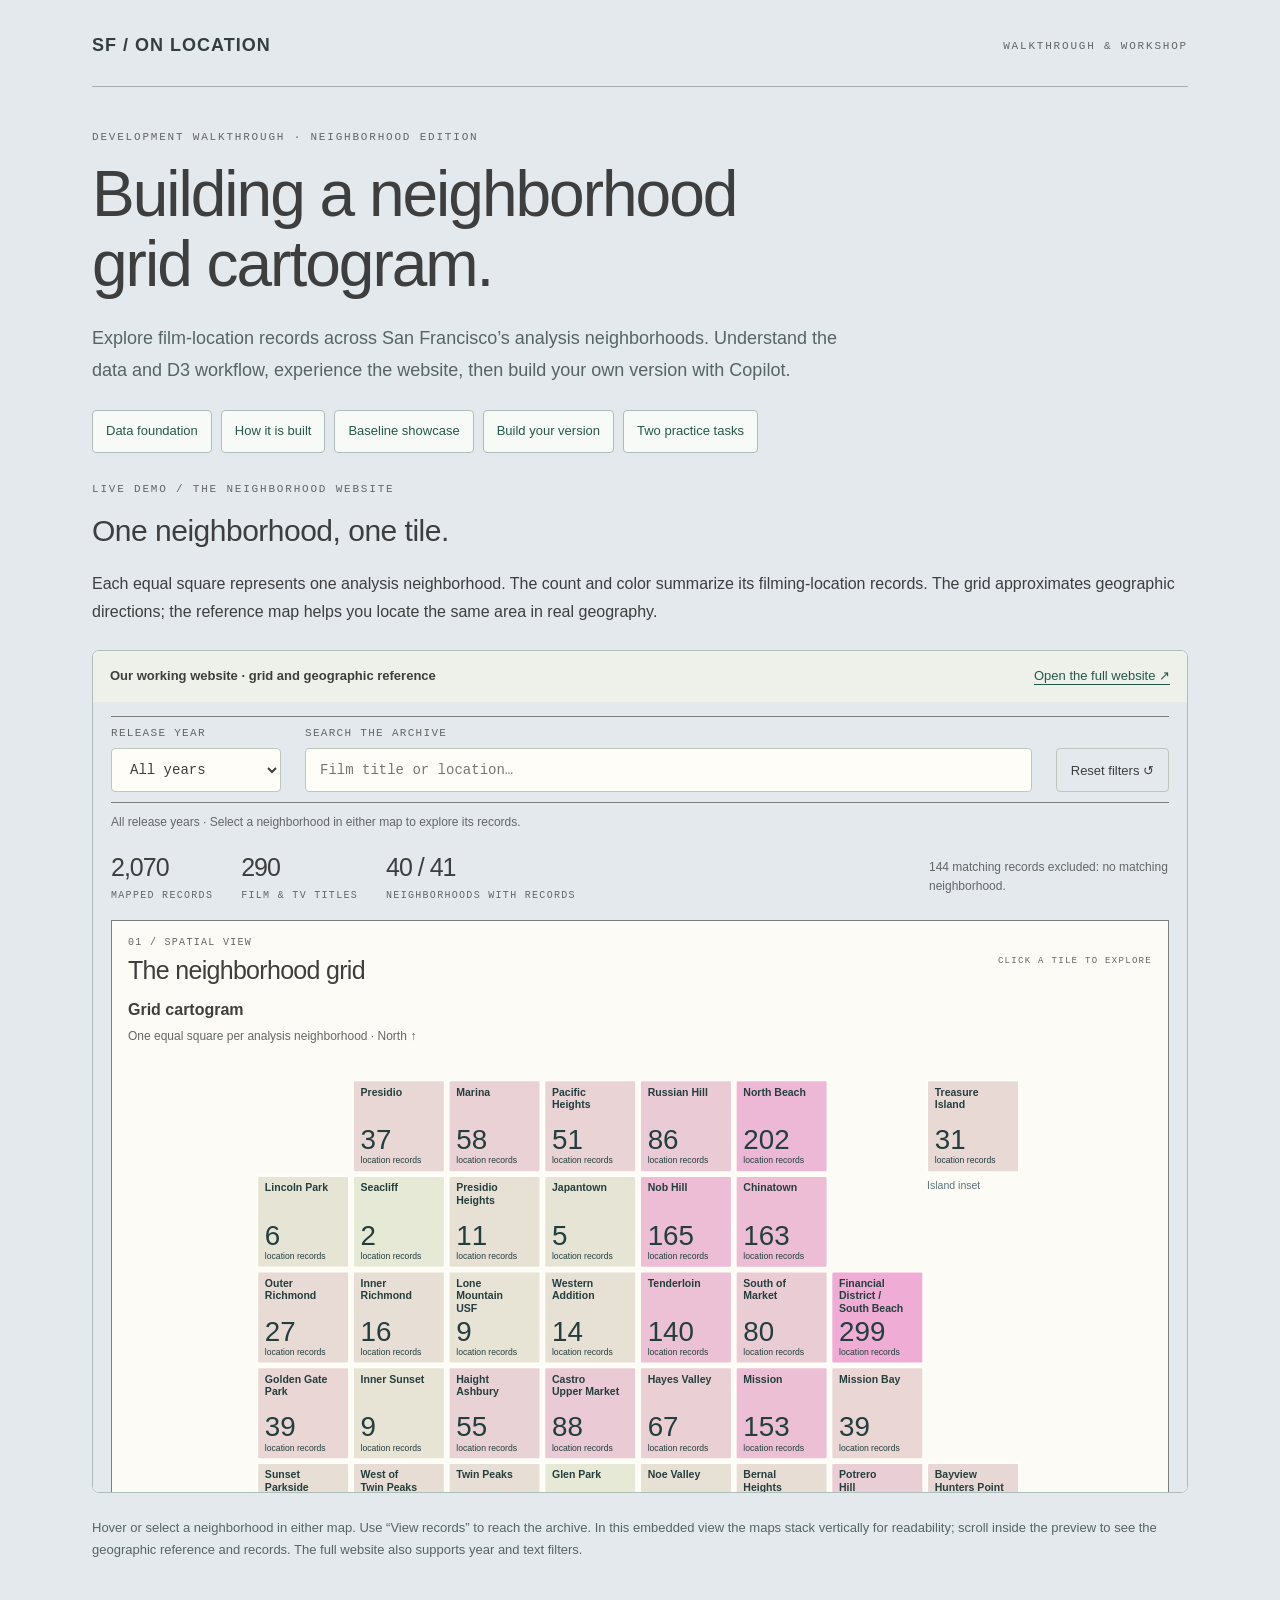
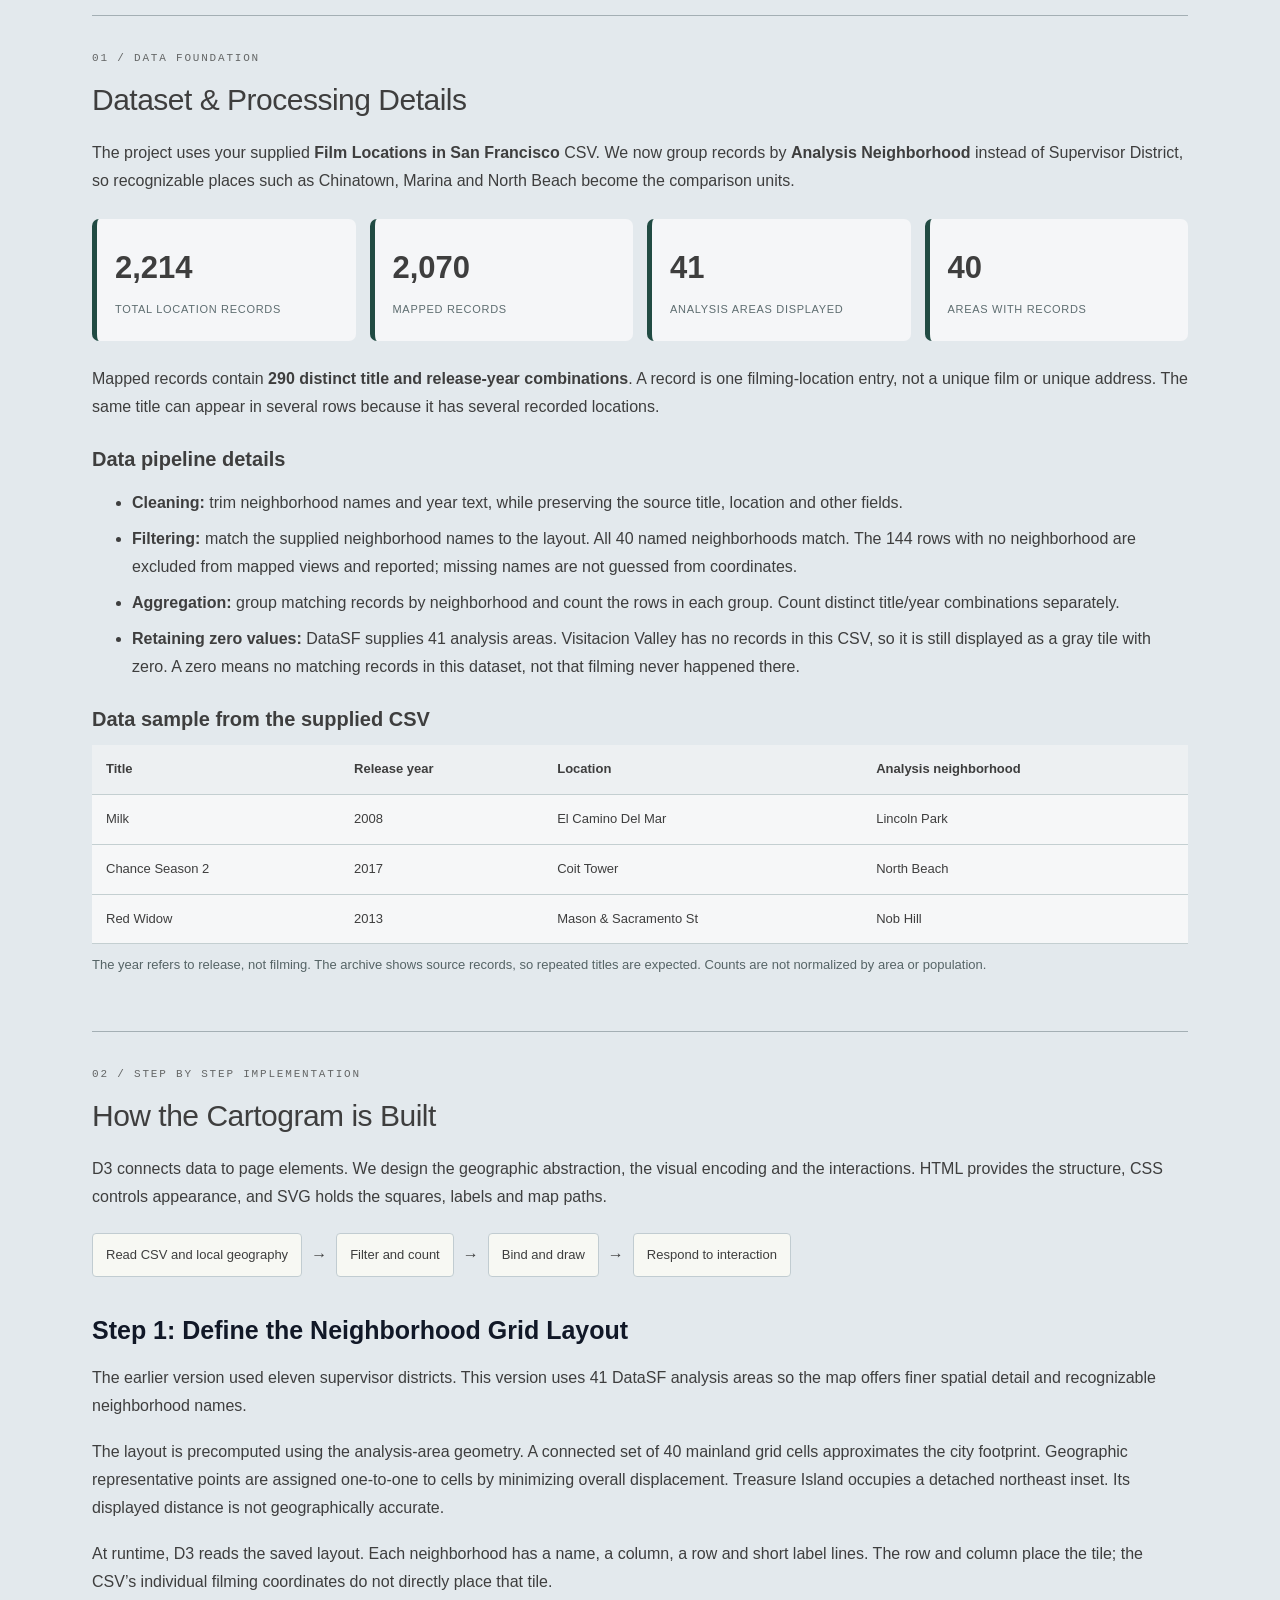
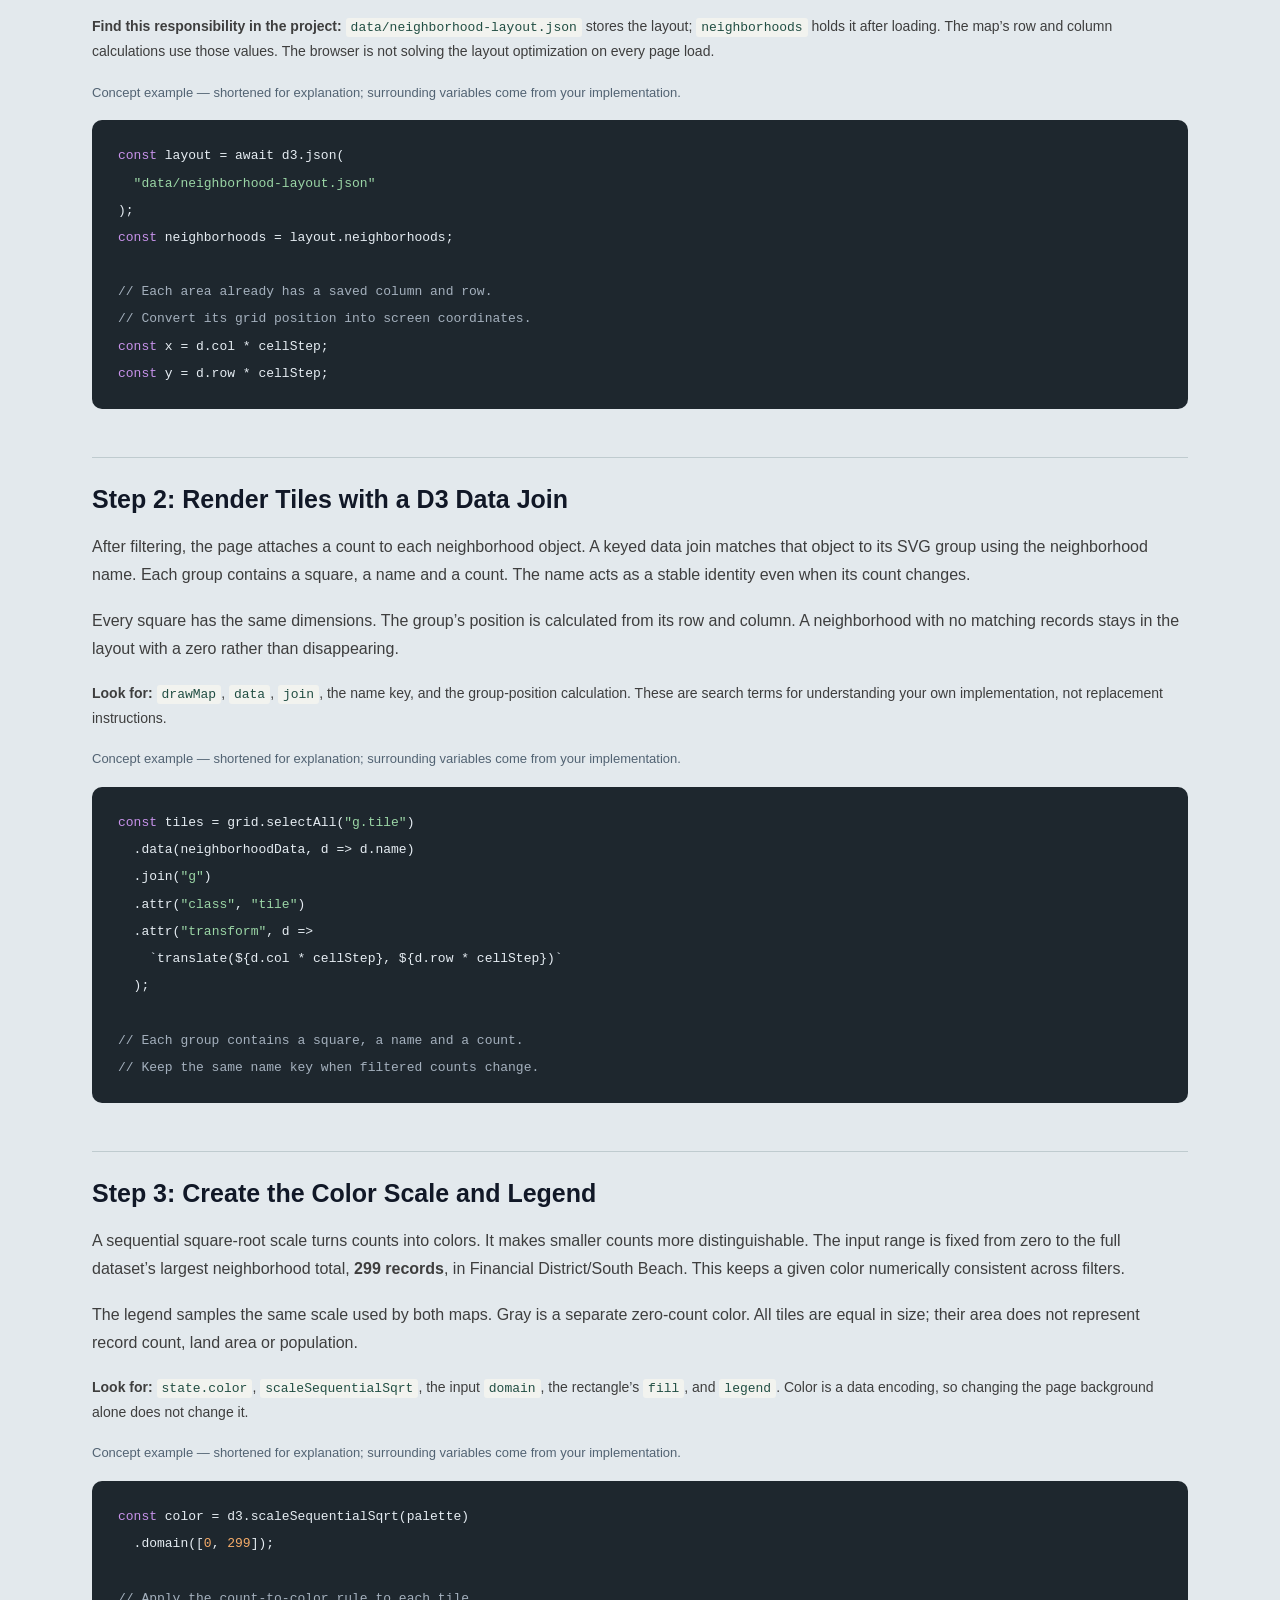
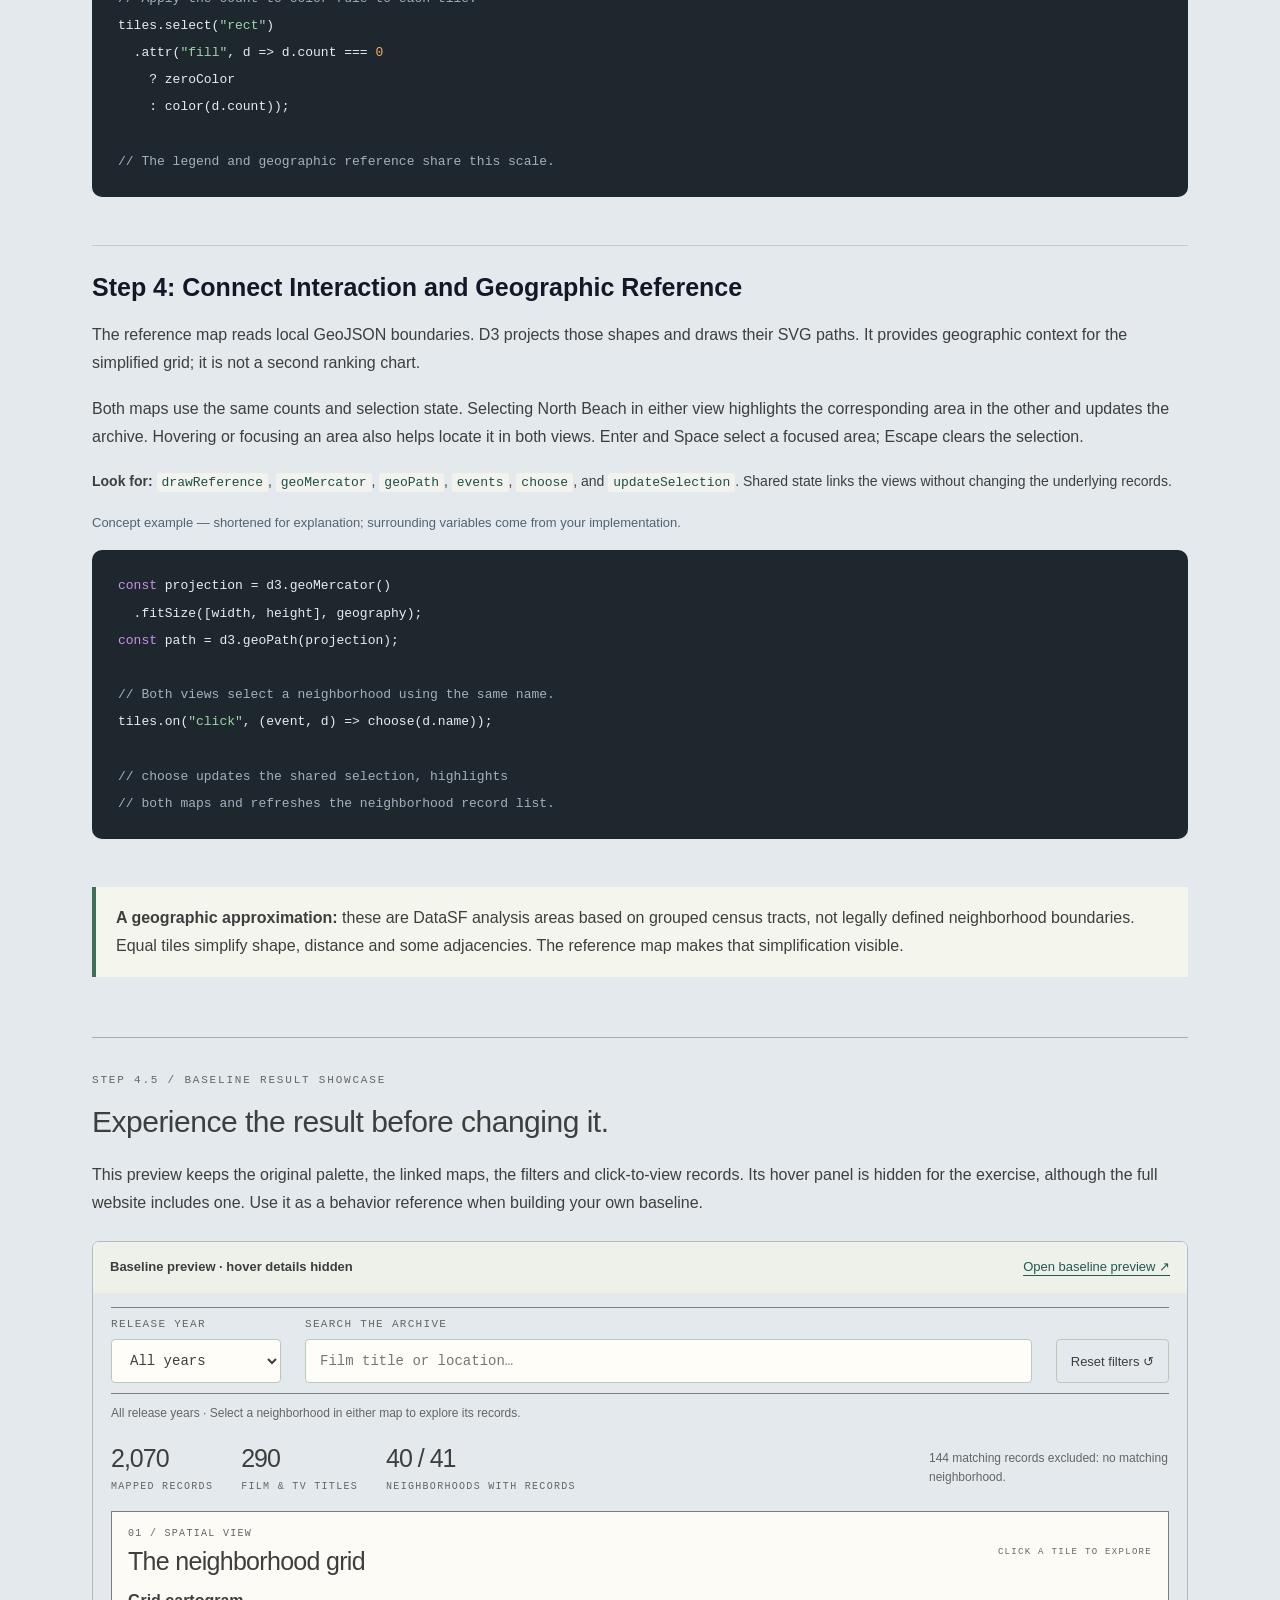
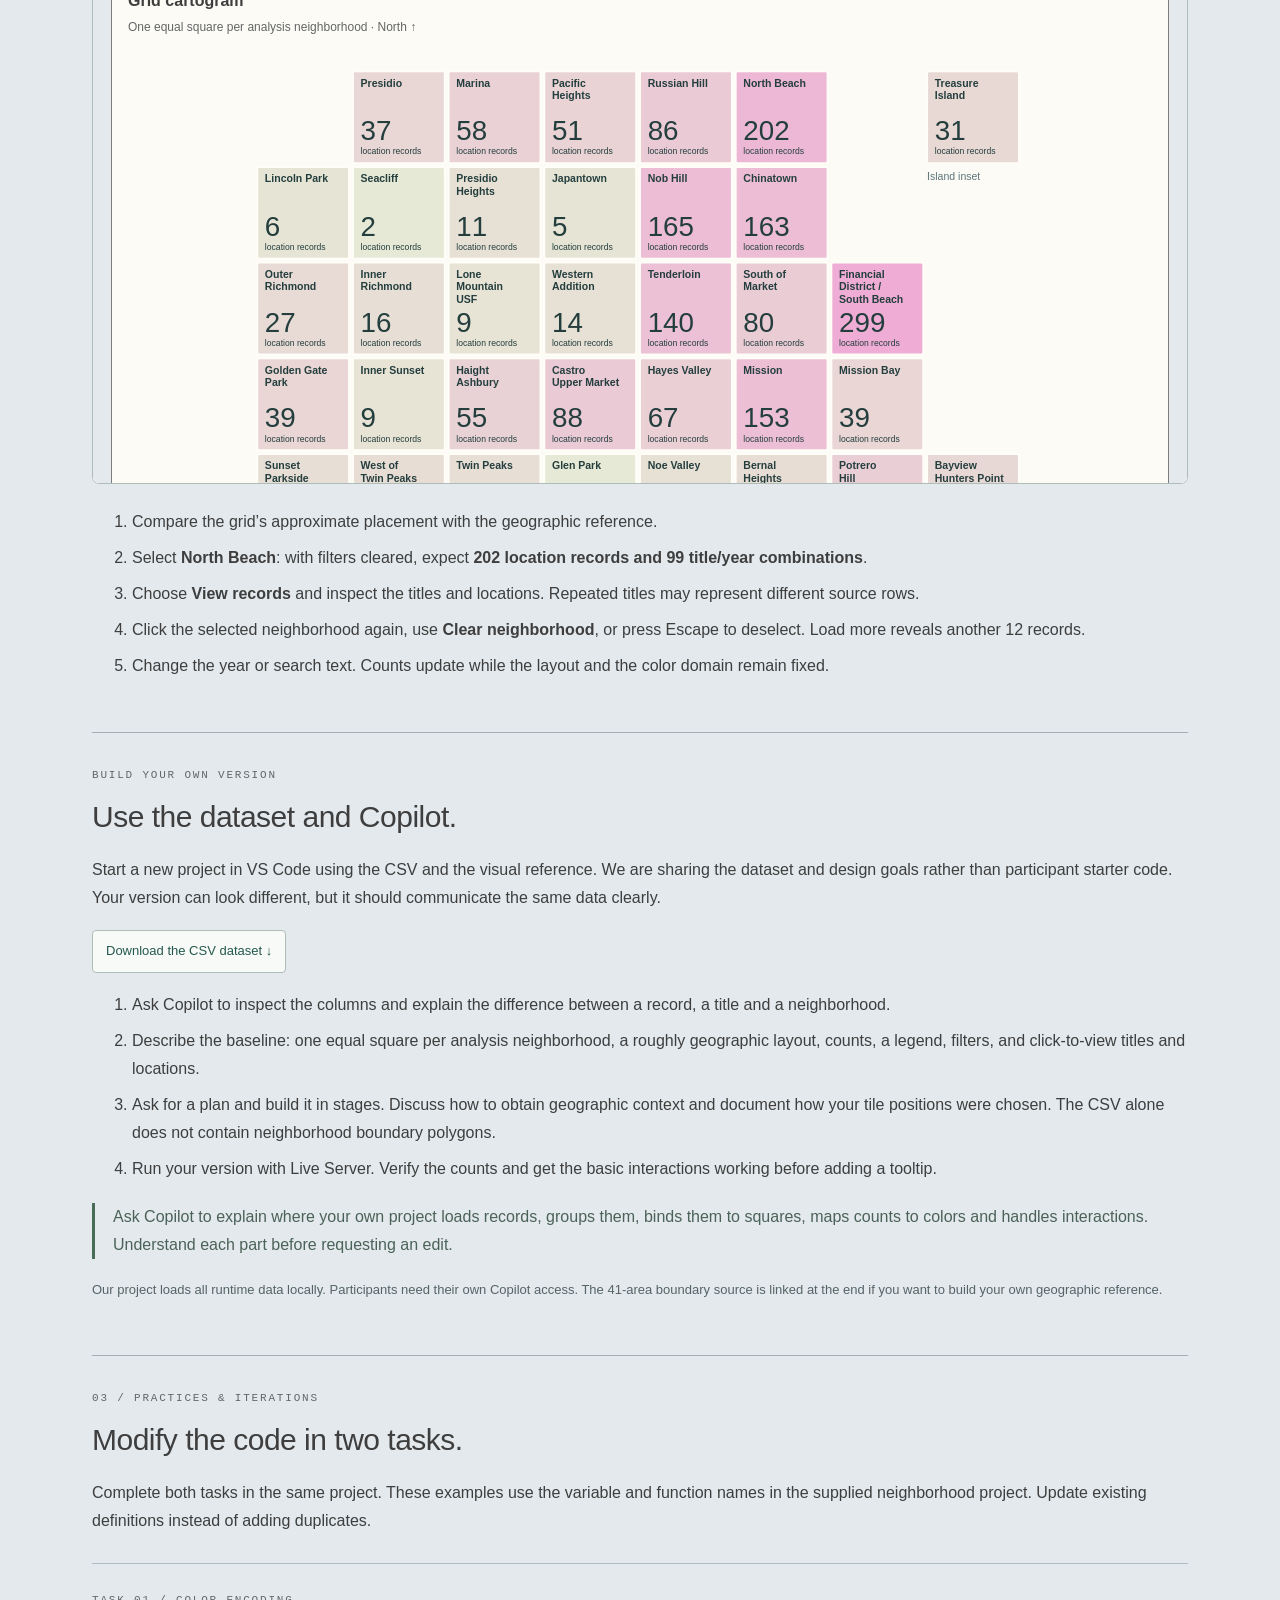
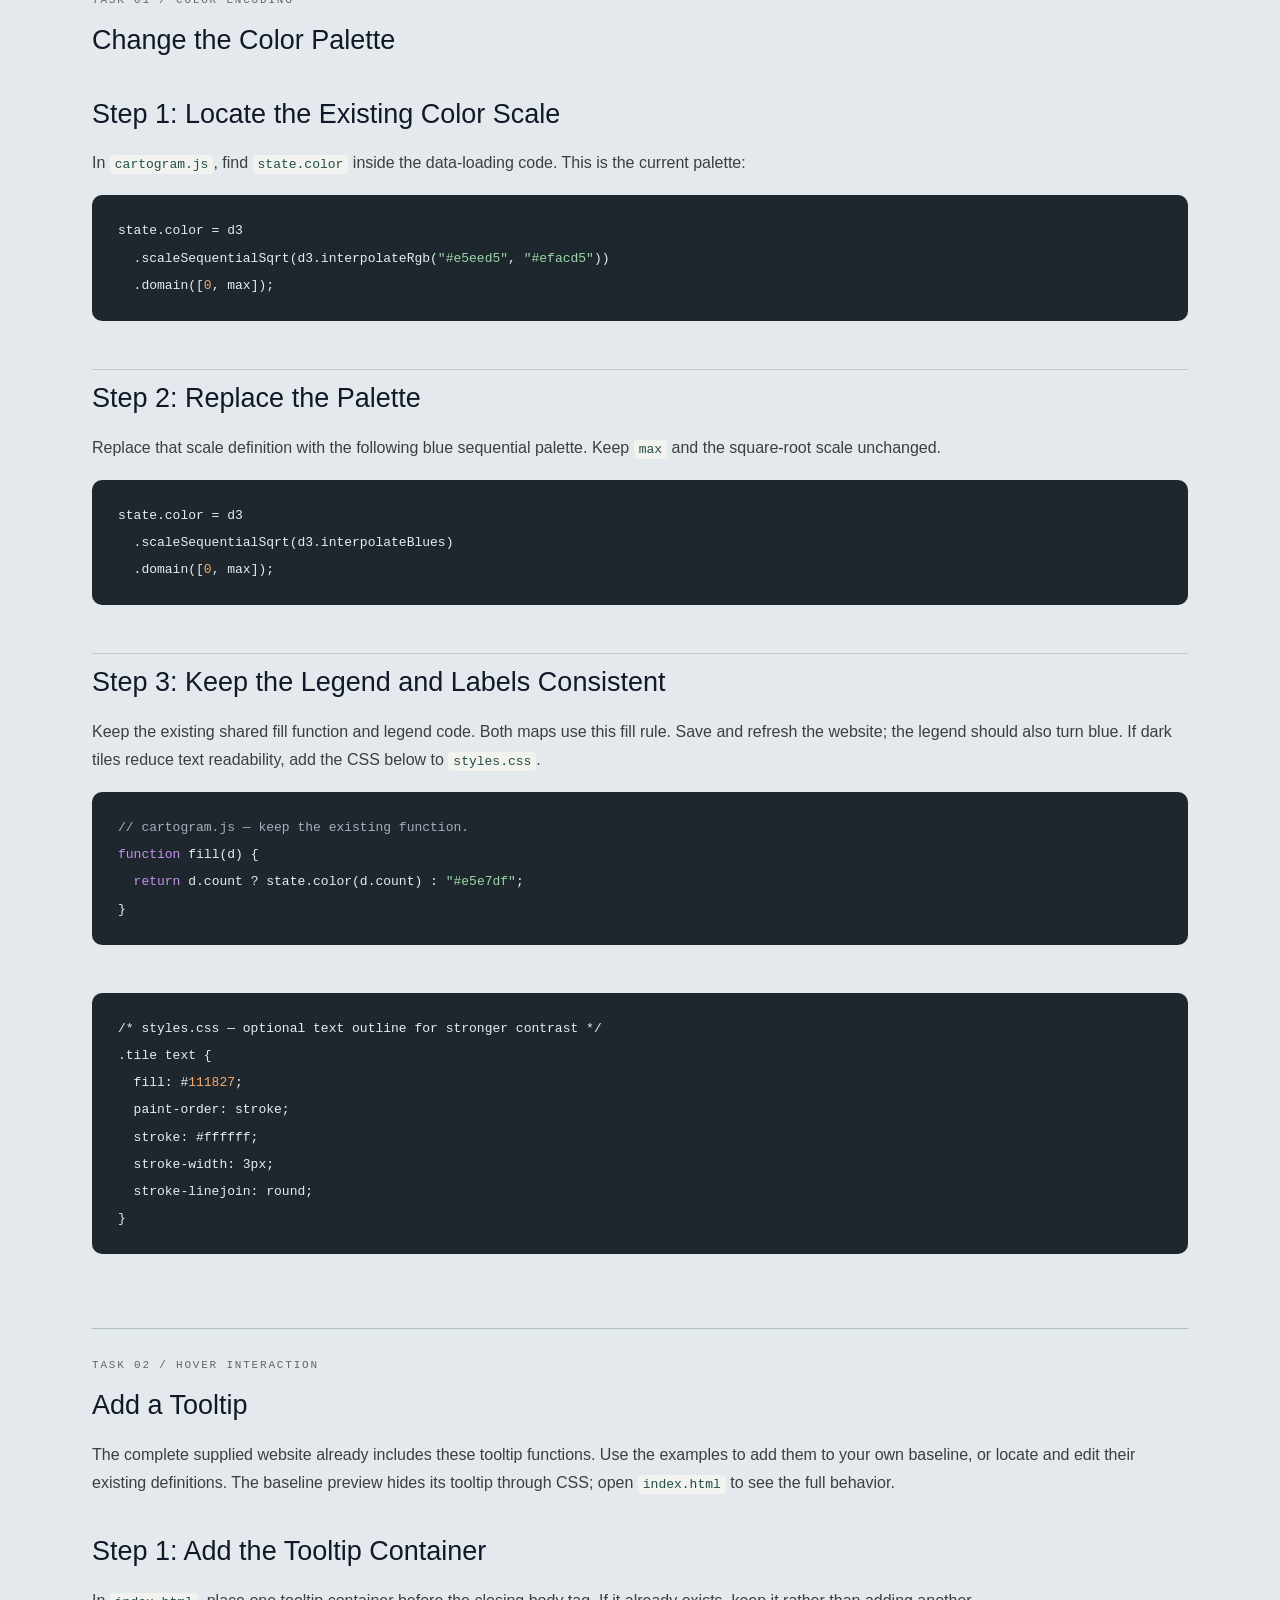
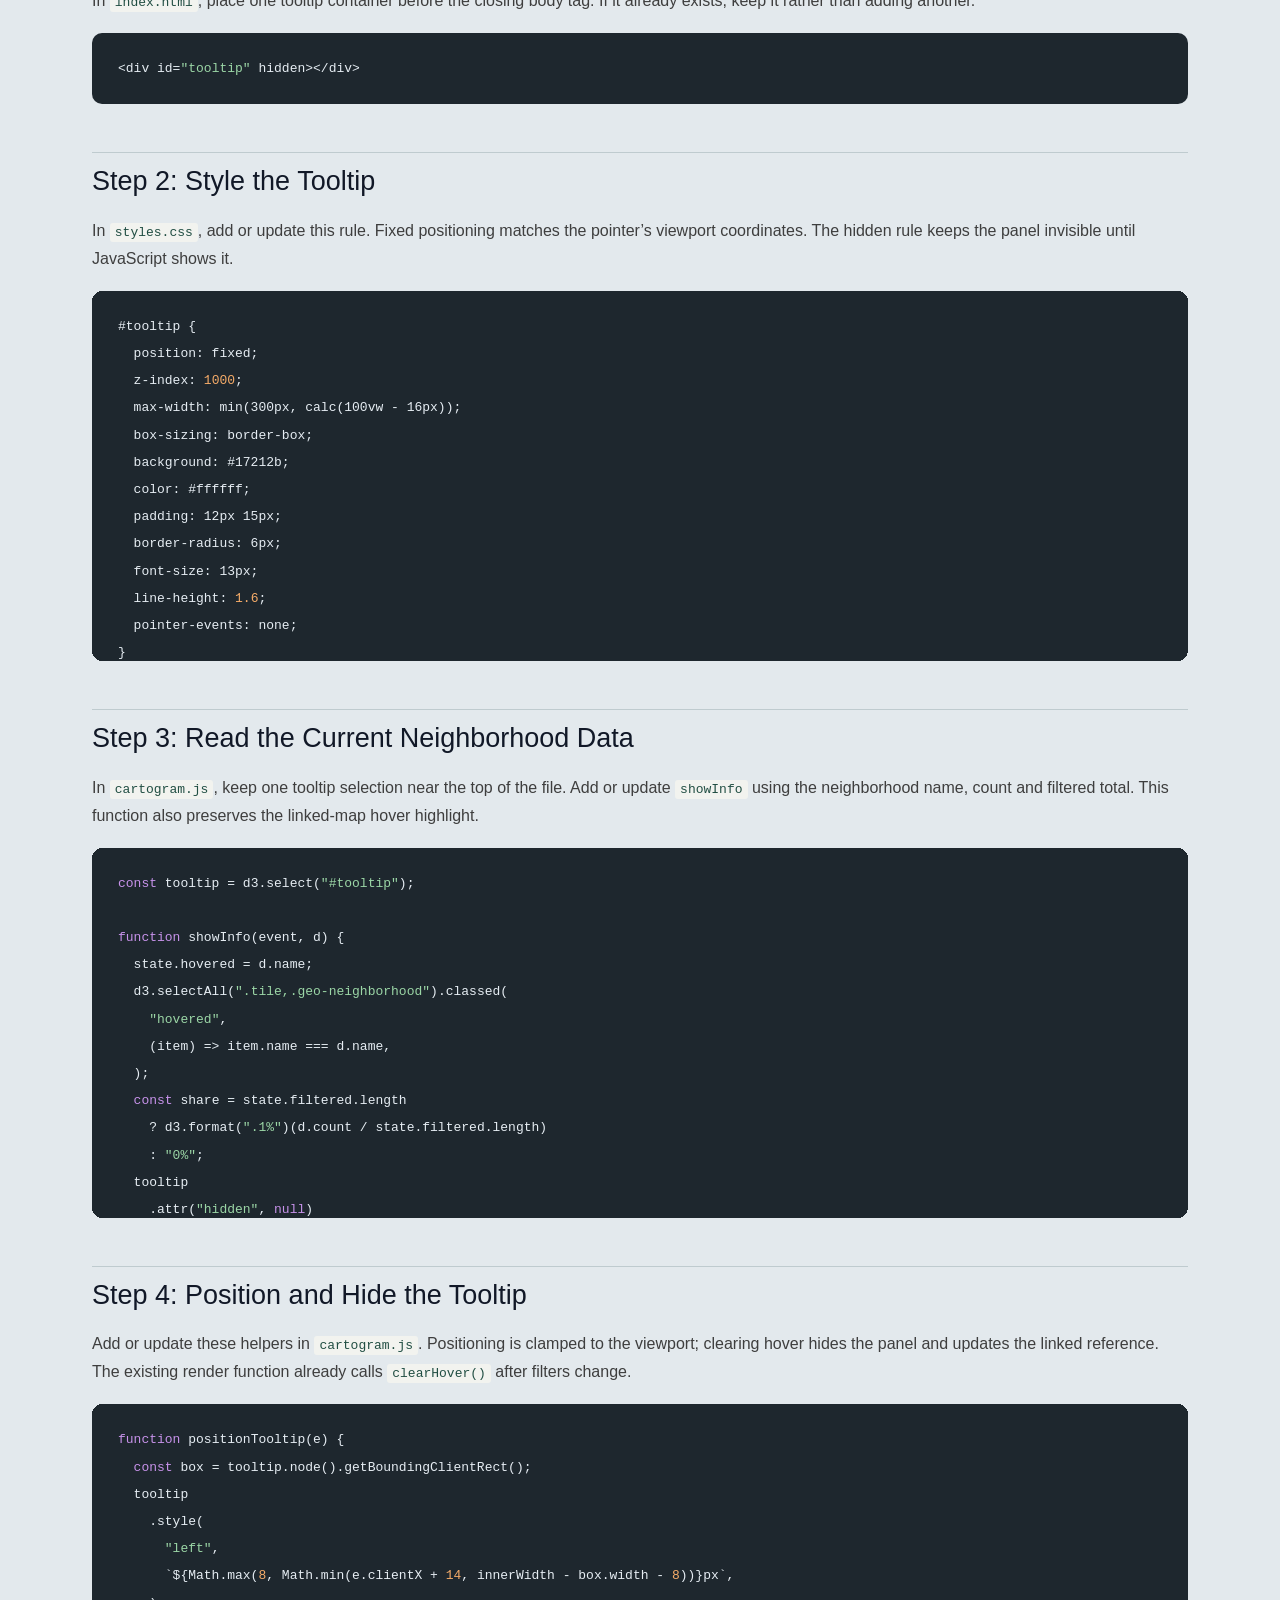
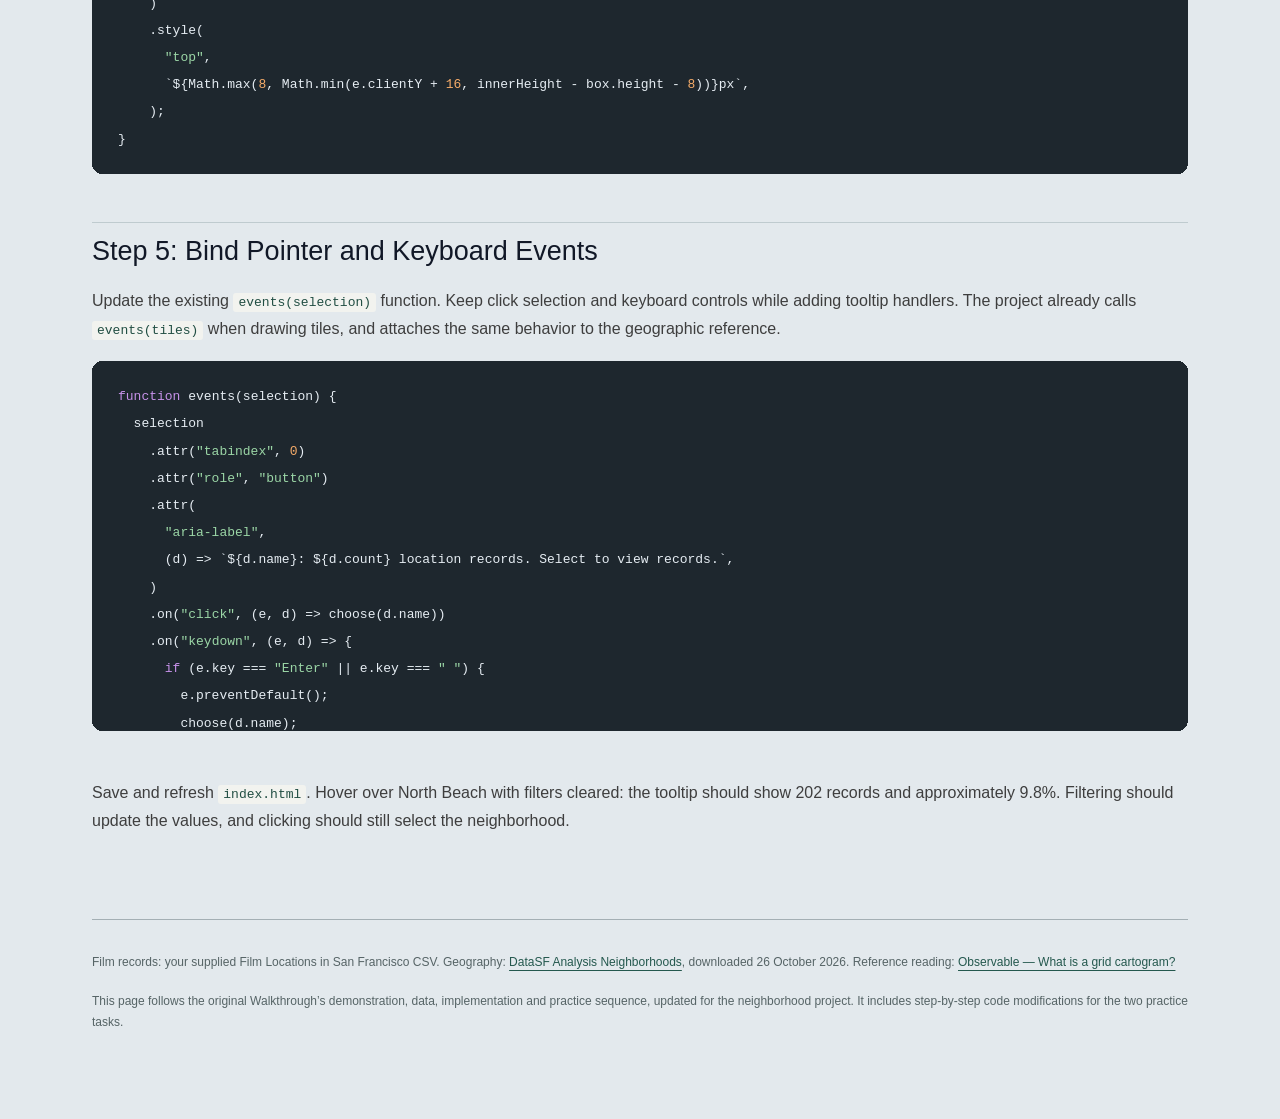
<file: SF_Neighborhood_Grid 2/Walkthrough.html>
<!doctype html>
<html lang="en">
  <head>
    <meta charset="utf-8" />
    <meta name="viewport" content="width=device-width,initial-scale=1" />
    <title>SF Neighborhood Grid Cartogram Walkthrough</title>
    <style>
      * {
        box-sizing: border-box;
      }
      html {
        scroll-behavior: smooth;
        scroll-padding-top: 24px;
      }
      body {
        margin: 0;
        font:
          16px/1.75 Arial,
          Helvetica,
          sans-serif;
        background: #e3e9ed;
        color: #3e3e3e;
      }
      main {
        max-width: 1160px;
        margin: auto;
        padding: 30px 32px 60px;
      }
      header {
        display: flex;
        justify-content: space-between;
        align-items: center;
        gap: 22px;
        border-bottom: 1px solid #a4afb4;
        padding: 0 0 24px;
      }
      .brand {
        font-size: 18px;
        font-weight: 800;
        letter-spacing: 1px;
        text-decoration: none;
        color: #343e3e;
      }
      .edition,
      .eyebrow {
        font: 11px monospace;
        letter-spacing: 1.8px;
        color: #646666;
      }
      .intro {
        padding: 44px 0 30px;
      }
      .eyebrow {
        margin: 0 0 16px;
      }
      h1 {
        font-size: clamp(38px, 5.5vw, 64px);
        line-height: 1.1;
        letter-spacing: -2px;
        font-weight: 500;
        margin: 16px 0 24px;
      }
      h2 {
        font-size: 30px;
        line-height: 1.3;
        letter-spacing: -0.5px;
        font-weight: 500;
        margin: 10px 0 20px;
      }
      h3 {
        font-size: 20px;
        line-height: 1.4;
        margin: 24px 0 12px;
      }
      h4 {
        font-size: 16px;
        margin: 22px 0 12px;
      }
      p {
        margin: 10px 0 18px;
      }
      a {
        color: #24584e;
        text-underline-offset: 4px;
      }
      .lead {
        font-size: 18px;
        max-width: 760px;
        color: #566466;
      }
      .nav {
        display: flex;
        gap: 9px;
        flex-wrap: wrap;
        margin: 24px 0 0;
      }
      .nav a,
      .button {
        display: inline-block;
        background: #f8faf7;
        border: 1px solid #aebdb7;
        padding: 9px 13px;
        border-radius: 4px;
        font-size: 13px;
        text-decoration: none;
      }
      .nav a:hover,
      .button:hover {
        background: #e4eedb;
      }
      .section {
        padding: 36px 0;
        border-top: 1px solid #a4afb4;
      }
      .section.top-demo {
        padding-top: 0;
        border-top: 0;
      }
      .stats {
        display: grid;
        grid-template-columns: repeat(4, 1fr);
        gap: 14px;
        margin: 24px 0;
      }
      .stat {
        background: #f5f6f8;
        border-left: 5px solid #214b43;
        padding: 22px 18px;
        border-radius: 7px;
      }
      .stat strong {
        font-size: 31px;
        font-weight: 600;
        display: block;
      }
      .stat span {
        display: block;
        margin-top: 5px;
        font-size: 11px;
        letter-spacing: 0.7px;
        color: #5e6d70;
      }
      .columns {
        display: grid;
        grid-template-columns: 1fr 1fr;
        gap: 24px;
      }
      .panel {
        padding: 22px;
        background: #f5f6f7;
        border: 1px solid #c1ccd1;
        border-radius: 6px;
      }
      .note {
        font-size: 13px;
        color: #566466;
        line-height: 1.7;
      }
      .emphasis {
        padding: 17px 20px;
        border-left: 4px solid #416d59;
        background: #f4f6ee;
        margin: 24px 0;
      }
      code {
        font:
          13px/1.6 ui-monospace,
          SFMono-Regular,
          Consolas,
          monospace;
        background: #f2f3ef;
        border-radius: 3px;
        padding: 2px 5px;
        color: #214e43;
        overflow-wrap: anywhere;
      }
      .step {
        padding: 5px 0 18px;
      }
      .step + .step {
        border-top: 1px solid #bfcbcf;
        margin-top: 12px;
      }
      .explain {
        font-size: 14px;
      }
      .pipeline {
        display: flex;
        flex-wrap: wrap;
        gap: 9px;
        align-items: center;
        margin: 22px 0;
      }
      .pipeline span {
        padding: 10px 13px;
        background: #f7f8f3;
        border: 1px solid #c1ccd1;
        border-radius: 4px;
        font-size: 13px;
      }
      .demo {
        background: #fff;
        border: 1px solid #aebdb7;
        border-radius: 7px;
        overflow: hidden;
        margin: 24px 0;
      }
      .demo-head {
        background: #edf1e9;
        padding: 14px 17px;
        display: flex;
        justify-content: space-between;
        gap: 18px;
        font-size: 13px;
      }
      iframe {
        display: block;
        width: 100%;
        height: 790px;
        border: 0;
        background: #fff;
      }
      .table-wrap {
        overflow-x: auto;
      }
      table {
        border-collapse: collapse;
        width: 100%;
        font-size: 13px;
        background: #f6f7f8;
      }
      th,
      td {
        text-align: left;
        vertical-align: top;
        padding: 13px 14px;
        border-bottom: 1px solid #c4cfd1;
      }
      th {
        background: #edf0f2;
      }
      td {
        overflow-wrap: anywhere;
      }
      li {
        margin: 8px 0;
      }
      .practice-grid {
        display: grid;
        grid-template-columns: 1fr 1fr;
        gap: 24px;
        align-items: start;
      }
      .practice-card {
        background: #f9faf9;
        border: 1px solid #b8c7bf;
        border-radius: 8px;
        padding: 24px;
      }
      .practice-card h3 {
        font-size: 25px;
        font-weight: 500;
        margin: 10px 0 16px;
      }
      .practice-card details {
        border-top: 1px solid #d0dad3;
        padding: 12px 0;
      }
      .practice-card summary {
        font-weight: 600;
        font-size: 14px;
        cursor: pointer;
      }
      .practice-card details p {
        font-size: 14px;
        margin: 10px 0;
      }
      .checklist {
        display: grid;
        gap: 12px;
      }
      .checklist label {
        display: flex;
        gap: 9px;
        align-items: start;
        font-size: 14px;
      }
      .checklist input {
        width: 17px;
        height: 17px;
        flex: 0 0 17px;
        margin-top: 4px;
        accent-color: #365f50;
      }
      blockquote {
        border-left: 3px solid #496c59;
        margin: 20px 0;
        padding: 0 18px;
        color: #4b6257;
      }
      .reflection {
        display: grid;
        grid-template-columns: repeat(3, 1fr);
        gap: 15px;
      }
      .reflection p {
        padding: 16px;
        background: #f5f6ef;
        font-size: 14px;
        border-radius: 4px;
      }
      footer {
        padding-top: 22px;
        border-top: 1px solid #a4afb4;
        font-size: 12px;
        color: #566466;
      }
      :focus-visible {
        outline: 3px solid #5d803b;
        outline-offset: 4px;
      }
      @media (max-width: 800px) {
        main {
          padding: 24px 18px;
        }
        .columns,
        .practice-grid {
          grid-template-columns: 1fr;
        }
        .stats {
          grid-template-columns: 1fr 1fr;
        }
        .reflection {
          grid-template-columns: 1fr;
        }
        .demo-head {
          flex-direction: column;
          gap: 5px;
        }
        .edition {
          display: none;
        }
      }
      @media (max-width: 440px) {
        main {
          padding: 20px 14px;
        }
        h1 {
          letter-spacing: -1.2px;
        }
        h2 {
          font-size: 27px;
        }
        .practice-card {
          padding: 19px;
        }
        .stat {
          padding: 16px 12px;
        }
        .stat strong {
          font-size: 27px;
        }
        td,
        th {
          padding: 10px;
          font-size: 12px;
        }
      }
      @media print {
        .demo,
        .nav {
          display: none;
        }
        body {
          background: #fff;
        }
        .practice-card {
          break-inside: avoid;
        }
      }
    
/* Step format inspired by the supplied reference screenshot. */
.step {border:0;background:transparent;padding:0;margin:36px 0 48px;}
.step h3 {font-size:25px;color:#111827;margin-bottom:16px;}
.code-example {background:#1e272e;border-radius:10px;padding:22px 26px;max-width:100%;overflow:auto;max-height:370px;color:#e6edf3;font:16px/1.7 ui-monospace,SFMono-Regular,Consolas,monospace;tab-size:2;}
.code-example code {background:transparent;color:inherit;padding:0;white-space:pre;}
.code-caption {font-size:13px;color:#526373;margin:12px 0 8px;}
.practice-grid {display:block;}
.practice-card {background:transparent;border:0;border-top:1px solid #aebcc3;border-radius:0;padding:30px 0;margin-top:28px;}
.practice-card h3 {font-size:27px;color:#111827;}
@media(max-width:600px){.code-example{font-size:13px;padding:16px}.step h3{font-size:22px}}

.syntax-keyword{color:#c792ea}.syntax-string{color:#9bd6a6}.syntax-number{color:#f6ac69}.syntax-comment{color:#a4b0bd}
</style>
  </head>
  <body>
    <main>
      <header>
        <a class="brand" href="index.html">SF / ON LOCATION</a
        ><span class="edition">WALKTHROUGH &amp; WORKSHOP</span>
      </header>
      <div class="intro">
        <p class="eyebrow">DEVELOPMENT WALKTHROUGH · NEIGHBORHOOD EDITION</p>
        <h1>Building a neighborhood<br />grid cartogram.</h1>
        <p class="lead">
          Explore film-location records across San Francisco’s analysis
          neighborhoods. Understand the data and D3 workflow, experience the
          website, then build your own version with Copilot.
        </p>
        <nav class="nav" aria-label="Walkthrough sections">
          <a href="#data">Data foundation</a
          ><a href="#implementation">How it is built</a
          ><a href="#baseline">Baseline showcase</a
          ><a href="#copilot">Build your version</a
          ><a href="#practice">Two practice tasks</a>
        </nav>
      </div>
      <section class="section top-demo" id="live">
        <p class="eyebrow">LIVE DEMO / THE NEIGHBORHOOD WEBSITE</p>
        <h2>One neighborhood, one tile.</h2>
        <p>
          Each equal square represents one analysis neighborhood. The count and
          color summarize its filming-location records. The grid approximates
          geographic directions; the reference map helps you locate the same
          area in real geography.
        </p>
        <div class="demo">
          <div class="demo-head">
            <strong>Our working website · grid and geographic reference</strong
            ><a href="index.html" target="_blank" rel="noopener"
              >Open the full website ↗</a
            >
          </div>
          <iframe
            src="walkthrough-demo.html"
            title="Live neighborhood grid cartogram and linked geographic reference"
            loading="lazy"
          ></iframe>
        </div>
        <p class="note">
          Hover or select a neighborhood in either map. Use “View records” to
          reach the archive. In this embedded view the maps stack vertically for
          readability; scroll inside the preview to see the geographic reference
          and records. The full website also supports year and text filters.
        </p>
      </section>
      <section class="section" id="data">
        <p class="eyebrow">01 / DATA FOUNDATION</p>
        <h2>Dataset &amp; Processing Details</h2>
        <p>
          The project uses your supplied
          <strong>Film Locations in San Francisco</strong> CSV. We now group
          records by <strong>Analysis Neighborhood</strong> instead of
          Supervisor District, so recognizable places such as Chinatown, Marina
          and North Beach become the comparison units.
        </p>
        <div class="stats">
          <div class="stat">
            <strong>2,214</strong><span>TOTAL LOCATION RECORDS</span>
          </div>
          <div class="stat">
            <strong>2,070</strong><span>MAPPED RECORDS</span>
          </div>
          <div class="stat">
            <strong>41</strong><span>ANALYSIS AREAS DISPLAYED</span>
          </div>
          <div class="stat">
            <strong>40</strong><span>AREAS WITH RECORDS</span>
          </div>
        </div>
        <p>
          Mapped records contain
          <strong>290 distinct title and release-year combinations</strong>. A
          record is one filming-location entry, not a unique film or unique
          address. The same title can appear in several rows because it has
          several recorded locations.
        </p>
        <h3>Data pipeline details</h3>
        <ul>
          <li>
            <strong>Cleaning:</strong> trim neighborhood names and year text,
            while preserving the source title, location and other fields.
          </li>
          <li>
            <strong>Filtering:</strong> match the supplied neighborhood names to
            the layout. All 40 named neighborhoods match. The 144 rows with no
            neighborhood are excluded from mapped views and reported; missing
            names are not guessed from coordinates.
          </li>
          <li>
            <strong>Aggregation:</strong> group matching records by neighborhood
            and count the rows in each group. Count distinct title/year
            combinations separately.
          </li>
          <li>
            <strong>Retaining zero values:</strong> DataSF supplies 41 analysis
            areas. Visitacion Valley has no records in this CSV, so it is still
            displayed as a gray tile with zero. A zero means no matching records
            in this dataset, not that filming never happened there.
          </li>
        </ul>
        <h3>Data sample from the supplied CSV</h3>
        <div class="table-wrap">
          <table>
            <thead>
              <tr>
                <th>Title</th>
                <th>Release year</th>
                <th>Location</th>
                <th>Analysis neighborhood</th>
              </tr>
            </thead>
            <tbody>
              <tr>
                <td>Milk</td>
                <td>2008</td>
                <td>El Camino Del Mar</td>
                <td>Lincoln Park</td>
              </tr>
              <tr>
                <td>Chance Season 2</td>
                <td>2017</td>
                <td>Coit Tower</td>
                <td>North Beach</td>
              </tr>
              <tr>
                <td>Red Widow</td>
                <td>2013</td>
                <td>Mason &amp; Sacramento St</td>
                <td>Nob Hill</td>
              </tr>
            </tbody>
          </table>
        </div>
        <p class="note">
          The year refers to release, not filming. The archive shows source
          records, so repeated titles are expected. Counts are not normalized by
          area or population.
        </p>
      </section>
      <section class="section" id="implementation">
        <p class="eyebrow">02 / STEP BY STEP IMPLEMENTATION</p>
        <h2>How the Cartogram is Built</h2>
        <p>
          D3 connects data to page elements. We design the geographic
          abstraction, the visual encoding and the interactions. HTML provides
          the structure, CSS controls appearance, and SVG holds the squares,
          labels and map paths.
        </p>
        <div class="pipeline" aria-label="Data workflow">
          <span>Read CSV and local geography</span><b>→</b
          ><span>Filter and count</span><b>→</b><span>Bind and draw</span
          ><b>→</b><span>Respond to interaction</span>
        </div>
        <div class="step">
          <h3>Step 1: Define the Neighborhood Grid Layout</h3>
          <p>
            The earlier version used eleven supervisor districts. This version
            uses 41 DataSF analysis areas so the map offers finer spatial detail
            and recognizable neighborhood names.
          </p>
          <p>
            The layout is precomputed using the analysis-area geometry. A
            connected set of 40 mainland grid cells approximates the city
            footprint. Geographic representative points are assigned one-to-one
            to cells by minimizing overall displacement. Treasure Island
            occupies a detached northeast inset. Its displayed distance is not
            geographically accurate.
          </p>
          <p>
            At runtime, D3 reads the saved layout. Each neighborhood has a name,
            a column, a row and short label lines. The row and column place the
            tile; the CSV’s individual filming coordinates do not directly place
            that tile.
          </p>
          <p class="explain">
            <strong>Find this responsibility in the project:</strong>
            <code>data/neighborhood-layout.json</code> stores the layout;
            <code>neighborhoods</code> holds it after loading. The map’s row and
            column calculations use those values. The browser is not solving the
            layout optimization on every page load.
          </p>
        <p class="code-caption">Concept example — shortened for explanation; surrounding variables come from your implementation.</p><pre class="code-example" tabindex="0" aria-label="Step 1: Define the Neighborhood Grid Layout code example"><code><span class="syntax-keyword">const</span> layout = await d3.json(
  <span class="syntax-string">&quot;data/neighborhood-layout.json&quot;</span>
);
<span class="syntax-keyword">const</span> neighborhoods = layout.neighborhoods;

<span class="syntax-comment">// Each area already has a saved column and row.</span>
<span class="syntax-comment">// Convert its grid position into screen coordinates.</span>
<span class="syntax-keyword">const</span> x = d.col * cellStep;
<span class="syntax-keyword">const</span> y = d.row * cellStep;</code></pre></div>
<div class="step">
          <h3>Step 2: Render Tiles with a D3 Data Join</h3>
          <p>
            After filtering, the page attaches a count to each neighborhood
            object. A keyed data join matches that object to its SVG group using
            the neighborhood name. Each group contains a square, a name and a
            count. The name acts as a stable identity even when its count
            changes.
          </p>
          <p>
            Every square has the same dimensions. The group’s position is
            calculated from its row and column. A neighborhood with no matching
            records stays in the layout with a zero rather than disappearing.
          </p>
          <p class="explain">
            <strong>Look for:</strong> <code>drawMap</code>, <code>data</code>,
            <code>join</code>, the name key, and the group-position calculation.
            These are search terms for understanding your own implementation,
            not replacement instructions.
          </p>
        <p class="code-caption">Concept example — shortened for explanation; surrounding variables come from your implementation.</p><pre class="code-example" tabindex="0" aria-label="Step 2: Render Tiles with a D3 Data Join code example"><code><span class="syntax-keyword">const</span> tiles = grid.selectAll(<span class="syntax-string">&quot;g.tile&quot;</span>)
  .data(neighborhoodData, d =&gt; d.name)
  .join(<span class="syntax-string">&quot;g&quot;</span>)
  .attr(<span class="syntax-string">&quot;class&quot;</span>, <span class="syntax-string">&quot;tile&quot;</span>)
  .attr(<span class="syntax-string">&quot;transform&quot;</span>, d =&gt;
    `translate(${d.col * cellStep}, ${d.row * cellStep})`
  );

<span class="syntax-comment">// Each group contains a square, a name and a count.</span>
<span class="syntax-comment">// Keep the same name key when filtered counts change.</span></code></pre></div>
<div class="step">
          <h3>Step 3: Create the Color Scale and Legend</h3>
          <p>
            A sequential square-root scale turns counts into colors. It makes
            smaller counts more distinguishable. The input range is fixed from
            zero to the full dataset’s largest neighborhood total,
            <strong>299 records</strong>, in Financial District/South Beach.
            This keeps a given color numerically consistent across filters.
          </p>
          <p>
            The legend samples the same scale used by both maps. Gray is a
            separate zero-count color. All tiles are equal in size; their area
            does not represent record count, land area or population.
          </p>
          <p class="explain">
            <strong>Look for:</strong> <code>state.color</code>,
            <code>scaleSequentialSqrt</code>, the input <code>domain</code>, the
            rectangle’s <code>fill</code>, and <code>legend</code>. Color is a
            data encoding, so changing the page background alone does not change
            it.
          </p>
        <p class="code-caption">Concept example — shortened for explanation; surrounding variables come from your implementation.</p><pre class="code-example" tabindex="0" aria-label="Step 3: Create the Color Scale and Legend code example"><code><span class="syntax-keyword">const</span> color = d3.scaleSequentialSqrt(palette)
  .domain([<span class="syntax-number">0</span>, <span class="syntax-number">299</span>]);

<span class="syntax-comment">// Apply the count-to-color rule to each tile.</span>
tiles.select(<span class="syntax-string">&quot;rect&quot;</span>)
  .attr(<span class="syntax-string">&quot;fill&quot;</span>, d =&gt; d.count === <span class="syntax-number">0</span>
    ? zeroColor
    : color(d.count));

<span class="syntax-comment">// The legend and geographic reference share this scale.</span></code></pre></div>
<div class="step">
          <h3>Step 4: Connect Interaction and Geographic Reference</h3>
          <p>
            The reference map reads local GeoJSON boundaries. D3 projects those
            shapes and draws their SVG paths. It provides geographic context for
            the simplified grid; it is not a second ranking chart.
          </p>
          <p>
            Both maps use the same counts and selection state. Selecting North
            Beach in either view highlights the corresponding area in the other
            and updates the archive. Hovering or focusing an area also helps
            locate it in both views. Enter and Space select a focused area;
            Escape clears the selection.
          </p>
          <p class="explain">
            <strong>Look for:</strong> <code>drawReference</code>,
            <code>geoMercator</code>, <code>geoPath</code>, <code>events</code>,
            <code>choose</code>, and <code>updateSelection</code>. Shared state
            links the views without changing the underlying records.
          </p>
        <p class="code-caption">Concept example — shortened for explanation; surrounding variables come from your implementation.</p><pre class="code-example" tabindex="0" aria-label="Step 4: Connect Interaction and Geographic Reference code example"><code><span class="syntax-keyword">const</span> projection = d3.geoMercator()
  .fitSize([width, height], geography);
<span class="syntax-keyword">const</span> path = d3.geoPath(projection);

<span class="syntax-comment">// Both views select a neighborhood using the same name.</span>
tiles.on(<span class="syntax-string">&quot;click&quot;</span>, (event, d) =&gt; choose(d.name));

<span class="syntax-comment">// choose updates the shared selection, highlights</span>
<span class="syntax-comment">// both maps and refreshes the neighborhood record list.</span></code></pre></div>
<div class="emphasis">
          <strong>A geographic approximation:</strong> these are DataSF analysis
          areas based on grouped census tracts, not legally defined neighborhood
          boundaries. Equal tiles simplify shape, distance and some adjacencies.
          The reference map makes that simplification visible.
        </div>
      </section>
      <section class="section" id="baseline">
        <p class="eyebrow">STEP 4.5 / BASELINE RESULT SHOWCASE</p>
        <h2>Experience the result before changing it.</h2>
        <p>
          This preview keeps the original palette, the linked maps, the filters
          and click-to-view records. Its hover panel is hidden for the exercise,
          although the full website includes one. Use it as a behavior reference
          when building your own baseline.
        </p>
        <div class="demo">
          <div class="demo-head">
            <strong>Baseline preview · hover details hidden</strong
            ><a href="walkthrough-baseline.html" target="_blank" rel="noopener"
              >Open baseline preview ↗</a
            >
          </div>
          <iframe
            src="walkthrough-baseline.html"
            title="Neighborhood baseline preview with hover details hidden"
            loading="lazy"
          ></iframe>
        </div>
        <ol>
          <li>
            Compare the grid’s approximate placement with the geographic
            reference.
          </li>
          <li>
            Select <strong>North Beach</strong>: with filters cleared, expect
            <strong>202 location records and 99 title/year combinations</strong
            >.
          </li>
          <li>
            Choose <strong>View records</strong> and inspect the titles and
            locations. Repeated titles may represent different source rows.
          </li>
          <li>
            Click the selected neighborhood again, use
            <strong>Clear neighborhood</strong>, or press Escape to deselect.
            Load more reveals another 12 records.
          </li>
          <li>
            Change the year or search text. Counts update while the layout and
            the color domain remain fixed.
          </li>
        </ol>
      </section>
      <section class="section" id="copilot">
        <p class="eyebrow">BUILD YOUR OWN VERSION</p>
        <h2>Use the dataset and Copilot.</h2>
        <p>
          Start a new project in VS Code using the CSV and the visual reference.
          We are sharing the dataset and design goals rather than participant
          starter code. Your version can look different, but it should
          communicate the same data clearly.
        </p>
        <p>
          <a
            class="button"
            href="data/Film_Locations_in_San_Francisco_20261021.csv"
            download
            >Download the CSV dataset ↓</a
          >
        </p>
        <ol>
          <li>
            Ask Copilot to inspect the columns and explain the difference
            between a record, a title and a neighborhood.
          </li>
          <li>
            Describe the baseline: one equal square per analysis neighborhood, a
            roughly geographic layout, counts, a legend, filters, and
            click-to-view titles and locations.
          </li>
          <li>
            Ask for a plan and build it in stages. Discuss how to obtain
            geographic context and document how your tile positions were chosen.
            The CSV alone does not contain neighborhood boundary polygons.
          </li>
          <li>
            Run your version with Live Server. Verify the counts and get the
            basic interactions working before adding a tooltip.
          </li>
        </ol>
        <blockquote>
          Ask Copilot to explain where your own project loads records, groups
          them, binds them to squares, maps counts to colors and handles
          interactions. Understand each part before requesting an edit.
        </blockquote>
        <p class="note">
          Our project loads all runtime data locally. Participants need their
          own Copilot access. The 41-area boundary source is linked at the end
          if you want to build your own geographic reference.
        </p>
      </section>
      <section class="section" id="practice"><p class="eyebrow">03 / PRACTICES &amp; ITERATIONS</p><h2>Modify the code in two tasks.</h2><p>Complete both tasks in the same project. These examples use the variable and function names in the supplied neighborhood project. Update existing definitions instead of adding duplicates.</p><article class="practice-card" id="task-color"><p class="eyebrow">TASK 01 / COLOR ENCODING</p><h3>Change the Color Palette</h3><div class="step"><h3>Step 1: Locate the Existing Color Scale</h3><p>In <code>cartogram.js</code>, find <code>state.color</code> inside the data-loading code. This is the current palette:</p><pre class="code-example" tabindex="0"><code>state.color = d3
  .scaleSequentialSqrt(d3.interpolateRgb(<span class="syntax-string">&quot;#e5eed5&quot;</span>, <span class="syntax-string">&quot;#efacd5&quot;</span>))
  .domain([<span class="syntax-number">0</span>, max]);</code></pre></div><div class="step"><h3>Step 2: Replace the Palette</h3><p>Replace that scale definition with the following blue sequential palette. Keep <code>max</code> and the square-root scale unchanged.</p><pre class="code-example" tabindex="0"><code>state.color = d3
  .scaleSequentialSqrt(d3.interpolateBlues)
  .domain([<span class="syntax-number">0</span>, max]);</code></pre></div><div class="step"><h3>Step 3: Keep the Legend and Labels Consistent</h3><p>Keep the existing shared fill function and legend code. Both maps use this fill rule. Save and refresh the website; the legend should also turn blue. If dark tiles reduce text readability, add the CSS below to <code>styles.css</code>.</p><pre class="code-example" tabindex="0"><code><span class="syntax-comment">// cartogram.js — keep the existing function.</span>
<span class="syntax-keyword">function</span> fill(d) {
  <span class="syntax-keyword">return</span> d.count ? state.color(d.count) : <span class="syntax-string">&quot;#e5e7df&quot;</span>;
}</code></pre></div><pre class="code-example" tabindex="0"><code>/* styles.css — optional text outline for stronger contrast */
.tile text {
  fill: #<span class="syntax-number">111827</span>;
  paint-order: stroke;
  stroke: #ffffff;
  stroke-width: 3px;
  stroke-linejoin: round;
}</code></pre></article><article class="practice-card" id="task-tooltip"><p class="eyebrow">TASK 02 / HOVER INTERACTION</p><h3>Add a Tooltip</h3><p>The complete supplied website already includes these tooltip functions. Use the examples to add them to your own baseline, or locate and edit their existing definitions. The baseline preview hides its tooltip through CSS; open <code>index.html</code> to see the full behavior.</p><div class="step"><h3>Step 1: Add the Tooltip Container</h3><p>In <code>index.html</code>, place one tooltip container before the closing body tag. If it already exists, keep it rather than adding another.</p><pre class="code-example" tabindex="0"><code>&lt;div id=<span class="syntax-string">&quot;tooltip&quot;</span> hidden&gt;&lt;/div&gt;</code></pre></div><div class="step"><h3>Step 2: Style the Tooltip</h3><p>In <code>styles.css</code>, add or update this rule. Fixed positioning matches the pointer’s viewport coordinates. The hidden rule keeps the panel invisible until JavaScript shows it.</p><pre class="code-example" tabindex="0"><code>#tooltip {
  position: fixed;
  z-index: <span class="syntax-number">1000</span>;
  max-width: min(300px, calc(100vw - 16px));
  box-sizing: border-box;
  background: #17212b;
  color: #ffffff;
  padding: 12px 15px;
  border-radius: 6px;
  font-size: 13px;
  line-height: <span class="syntax-number">1.6</span>;
  pointer-events: none;
}
#tooltip[hidden] { display: none; }</code></pre></div><div class="step"><h3>Step 3: Read the Current Neighborhood Data</h3><p>In <code>cartogram.js</code>, keep one tooltip selection near the top of the file. Add or update <code>showInfo</code> using the neighborhood name, count and filtered total. This function also preserves the linked-map hover highlight.</p><pre class="code-example" tabindex="0"><code><span class="syntax-keyword">const</span> tooltip = d3.select(<span class="syntax-string">&quot;#tooltip&quot;</span>);

<span class="syntax-keyword">function</span> showInfo(event, d) {
  state.hovered = d.name;
  d3.selectAll(<span class="syntax-string">&quot;.tile,.geo-neighborhood&quot;</span>).classed(
    <span class="syntax-string">&quot;hovered&quot;</span>,
    (item) =&gt; item.name === d.name,
  );
  <span class="syntax-keyword">const</span> share = state.filtered.length
    ? d3.format(<span class="syntax-string">&quot;.1%&quot;</span>)(d.count / state.filtered.length)
    : <span class="syntax-string">&quot;0%&quot;</span>;
  tooltip
    .attr(<span class="syntax-string">&quot;hidden&quot;</span>, <span class="syntax-keyword">null</span>)
    .text(
      `${d.name} · ${fmt.format(d.count)} records · ${share} of filtered mapped records`,
    );
  <span class="syntax-keyword">const</span> rect = event.currentTarget.getBoundingClientRect();
  positionTooltip(
    Number.isFinite(event.clientX)
      ? event
      : {
          clientX: rect.left + rect.width / <span class="syntax-number">2</span>,
          clientY: rect.top + rect.height / <span class="syntax-number">2</span>,
        },
  );
  updateReferenceCaption();
}</code></pre></div><div class="step"><h3>Step 4: Position and Hide the Tooltip</h3><p>Add or update these helpers in <code>cartogram.js</code>. Positioning is clamped to the viewport; clearing hover hides the panel and updates the linked reference. The existing render function already calls <code>clearHover()</code> after filters change.</p><pre class="code-example" tabindex="0"><code><span class="syntax-keyword">function</span> positionTooltip(e) {
  <span class="syntax-keyword">const</span> box = tooltip.node().getBoundingClientRect();
  tooltip
    .style(
      <span class="syntax-string">&quot;left&quot;</span>,
      `${Math.max(<span class="syntax-number">8</span>, Math.min(e.clientX + <span class="syntax-number">14</span>, innerWidth - box.width - <span class="syntax-number">8</span>))}px`,
    )
    .style(
      <span class="syntax-string">&quot;top&quot;</span>,
      `${Math.max(<span class="syntax-number">8</span>, Math.min(e.clientY + <span class="syntax-number">16</span>, innerHeight - box.height - <span class="syntax-number">8</span>))}px`,
    );
}

<span class="syntax-keyword">function</span> clearHover() {
  state.hovered = <span class="syntax-keyword">null</span>;
  tooltip.attr(<span class="syntax-string">&quot;hidden&quot;</span>, <span class="syntax-keyword">true</span>);
  d3.selectAll(<span class="syntax-string">&quot;.tile,.geo-neighborhood&quot;</span>).classed(<span class="syntax-string">&quot;hovered&quot;</span>, false);
  <span class="syntax-keyword">if</span> ($(<span class="syntax-string">&quot;reference-caption&quot;</span>)) updateReferenceCaption();
}</code></pre></div><div class="step"><h3>Step 5: Bind Pointer and Keyboard Events</h3><p>Update the existing <code>events(selection)</code> function. Keep click selection and keyboard controls while adding tooltip handlers. The project already calls <code>events(tiles)</code> when drawing tiles, and attaches the same behavior to the geographic reference.</p><pre class="code-example" tabindex="0"><code><span class="syntax-keyword">function</span> events(selection) {
  selection
    .attr(<span class="syntax-string">&quot;tabindex&quot;</span>, <span class="syntax-number">0</span>)
    .attr(<span class="syntax-string">&quot;role&quot;</span>, <span class="syntax-string">&quot;button&quot;</span>)
    .attr(
      <span class="syntax-string">&quot;aria-label&quot;</span>,
      (d) =&gt; `${d.name}: ${d.count} location records. Select to view records.`,
    )
    .on(<span class="syntax-string">&quot;click&quot;</span>, (e, d) =&gt; choose(d.name))
    .on(<span class="syntax-string">&quot;keydown&quot;</span>, (e, d) =&gt; {
      <span class="syntax-keyword">if</span> (e.key === <span class="syntax-string">&quot;Enter&quot;</span> || e.key === <span class="syntax-string">&quot; &quot;</span>) {
        e.preventDefault();
        choose(d.name);
      }
    })
    .on(<span class="syntax-string">&quot;pointerenter&quot;</span>, showInfo)
    .on(<span class="syntax-string">&quot;pointermove&quot;</span>, positionTooltip)
    .on(<span class="syntax-string">&quot;pointerleave&quot;</span>, clearHover)
    .on(<span class="syntax-string">&quot;focus&quot;</span>, showInfo)
    .on(<span class="syntax-string">&quot;blur&quot;</span>, clearHover);
}</code></pre></div><p>Save and refresh <code>index.html</code>. Hover over North Beach with filters cleared: the tooltip should show 202 records and approximately 9.8%. Filtering should update the values, and clicking should still select the neighborhood.</p></article></section>
<footer>
        <p>
          Film records: your supplied Film Locations in San Francisco CSV.
          Geography:
          <a
            href="https://data.sf.gov/-/Analysis-Neighborhoods/j2bu-swwd/explore"
            target="_blank"
            rel="noopener"
            >DataSF Analysis Neighborhoods</a
          >, downloaded 26 October 2026. Reference reading:
          <a
            href="https://old.observablehq.com/blog/what-is-a-grid-cartogram"
            target="_blank"
            rel="noopener"
            >Observable — What is a grid cartogram?</a
          >
        </p>
        <p>
          This page follows the original Walkthrough’s demonstration, data,
          implementation and practice sequence, updated for the neighborhood
          project. It includes step-by-step code modifications for the two practice tasks.
        </p>
      </footer>
    </main>
  </body>
</html>
</file>
<file: Grid_Cartogram_Only/styles.css>
:root {
  --ink: #3e3e3e;
  --muted: #646666;
  --paper: #e3e9ed;
  --line: #7d7d7d;
  --accent: #c7e96d;
}
* {
  box-sizing: border-box;
}
body {
  margin: 0;
  background: var(--paper);
  color: var(--ink);
  font-family: Arial, Helvetica, sans-serif;
}
main {
  max-width: 1380px;
  margin: auto;
  padding: 0 48px;
}
header {
  height: 88px;
  border-bottom: 1px solid var(--line);
  display: flex;
  align-items: center;
  justify-content: space-between;
}
.brand {
  font-weight: 800;
  font-size: 19px;
  letter-spacing: 1px;
  color: inherit;
  text-decoration: none;
}
.brand span {
  color: #819874;
  padding: 0 7px;
}
.edition,
.eyebrow,
.tag,
.controls label,
.stats span {
  font-family: monospace;
  font-size: 11px;
  letter-spacing: 1.3px;
}
.edition {
  color: var(--muted);
}
.intro {
  display: flex;
  justify-content: space-between;
  align-items: end;
  padding: 52px 0 34px;
}
.eyebrow {
  color: var(--muted);
  margin: 0 0 14px;
}
h1 {
  font-size: clamp(44px, 5.5vw, 76px);
  font-weight: 500;
  letter-spacing: -4px;
  line-height: 1.02;
  margin: 0 0 24px;
}
.deck {
  font-size: 16px;
  line-height: 1.7;
  color: var(--muted);
  margin: 0;
}
.intro-note {
  display: flex;
  align-items: center;
  gap: 24px;
  font-size: 13px;
  line-height: 1.8;
}
.big-arrow {
  font-size: 84px;
  font-weight: 300;
}
.controls {
  padding: 20px 0;
  display: flex;
  gap: 24px;
  align-items: end;
  border-top: 1px solid var(--line);
  border-bottom: 1px solid var(--line);
}
.controls label {
  display: flex;
  flex-direction: column;
  gap: 9px;
  color: var(--muted);
}
.search-label {
  flex: 1;
}
select,
input,
button {
  font: inherit;
  color: var(--ink);
  border: 1px solid #bcc8bc;
  border-radius: 4px;
  background: transparent;
  padding: 12px 14px;
}
input,
select {
  background: #fffdf7;
  font-size: 14px;
  min-height: 44px;
}
input {
  width: 100%;
}
select {
  min-width: 170px;
}
button {
  cursor: pointer;
  font-size: 13px;
  min-height: 44px;
}
button:hover {
  background: var(--accent);
}
button:disabled {
  opacity: 0.4;
  cursor: wait;
}
:focus-visible {
  outline: 3px solid #6b941c;
  outline-offset: 4px;
}
#status {
  font-size: 12px;
  color: var(--muted);
  min-height: 15px;
}
.stats {
  display: flex;
  align-items: center;
  gap: 70px;
  padding: 12px 0 30px;
}
.stats div {
  display: flex;
  flex-direction: column;
  gap: 8px;
}
.stats strong {
  font-size: 36px;
  font-weight: 500;
  font-variant-numeric: tabular-nums;
  letter-spacing: -1px;
}
.stats span {
  font-size: 10px;
  color: var(--muted);
}
#excluded {
  font-size: 12px;
  color: var(--muted);
  margin-left: auto;
  max-width: 180px;
  line-height: 1.6;
}
.visuals {
  display: grid;
  grid-template-columns: 1fr;
  border: 1px solid var(--line);
  background: #fcfbf6;
}
.map-panel {
  padding: 26px;
}
.section-heading {
  display: flex;
  justify-content: space-between;
  align-items: center;
  gap: 15px;
}
.section-heading .eyebrow {
  font-size: 10px;
  margin-bottom: 8px;
}
h2 {
  font-size: 25px;
  letter-spacing: -0.7px;
  font-weight: 500;
  margin: 0;
}
.tag {
  font-size: 9px;
  color: var(--muted);
}
svg {
  display: block;
  width: 100%;
  overflow: visible;
}
.tile {
  cursor: pointer;
  outline: none;
}
.tile text {
  pointer-events: none;
}
.tile rect {
  stroke: #fcfbf6;
  stroke-width: 3;
}
.tile:hover rect,
.tile:focus rect,
.tile.selected rect {
  stroke: #101f20;
  stroke-width: 3;
}
.tile.selected .selection-mark {
  opacity: 1;
}
.selection-mark {
  opacity: 0;
}
.note,
.subtext {
  font-size: 11px;
  color: var(--muted);
  line-height: 1.7;
}
.subtext {
  font-size: 12px;
}
.note {
  margin-bottom: 0;
}
.legend-line {
  display: flex;
  gap: 8px;
  align-items: center;
  font-size: 10px;
  color: var(--muted);
}
.swatch {
  width: 12px;
  height: 12px;
  background: #e5e7df;
  display: inline-block;
}
.legend-svg {
  height: 46px;
  width: 100%;
  max-width: 360px;
}
.archive {
  margin-top: 38px;
  padding-top: 28px;
  border-top: 1px solid var(--ink);
}
#detail-description {
  font-size: 13px;
  color: var(--muted);
  line-height: 1.6;
}
#film-list {
  display: grid;
  grid-template-columns: repeat(3, 1fr);
  gap: 0 28px;
}
.film {
  border-top: 1px solid var(--line);
  padding: 20px 0;
}
.film .year {
  font: 11px monospace;
  color: var(--muted);
}
.film h3 {
  font-size: 16px;
  line-height: 1.4;
  margin: 10px 0;
}
.film p {
  font-size: 12px;
  color: var(--muted);
  line-height: 1.6;
  margin: 5px 0;
}
.empty {
  grid-column: 1/-1;
  padding: 36px 0;
  color: var(--muted);
}
#more {
  display: block;
  margin: 18px auto;
}
#more[hidden],
[hidden] {
  display: none !important;
}
footer {
  display: flex;
  justify-content: space-between;
  gap: 30px;
  border-top: 1px solid var(--line);
  margin-top: 40px;
  padding: 24px 0;
  font-size: 10px;
  line-height: 1.7;
  color: var(--muted);
}
#tooltip {
  position: fixed;
  z-index: 10;
  background: var(--ink);
  color: white;
  max-width: 240px;
  padding: 12px 15px;
  font-size: 12px;
  line-height: 1.6;
  pointer-events: none;
  border-radius: 4px;
  box-shadow: 0 8px 20px #0002;
}
.axis text {
  fill: var(--muted);
  font-size: 10px;
}
.axis path {
  display: none;
}
.axis line {
  stroke: var(--line);
}
@media (max-width: 900px) {
  main {
    padding: 0 24px;
  }
  .intro-note {
    display: none;
  }
  .visuals {
    grid-template-columns: 1fr;
  }
  .stats {
    gap: 28px;
  }
  #film-list {
    grid-template-columns: repeat(2, 1fr);
  }
  .tag {
    display: none;
  }
}
@media (max-width: 560px) {
  main {
    padding: 0 16px;
  }
  .edition {
    display: none;
  }
  .intro {
    padding: 36px 0;
  }
  h1 {
    letter-spacing: -2px;
  }
  .controls {
    flex-wrap: wrap;
    gap: 12px;
  }
  .search-label {
    flex-basis: 100%;
    order: 3;
  }
  .stats {
    gap: 20px;
    flex-wrap: wrap;
  }
  .stats strong {
    font-size: 28px;
  }
  .stats span {
    font-size: 8px;
  }
  #excluded {
    max-width: none;
    margin: 0;
  }
  .map-panel {
    padding: 18px;
  }
  #film-list {
    grid-template-columns: 1fr;
  }
  footer {
    display: block;
  }
  .deck br {
    display: none;
  }
}
@media (prefers-reduced-motion: reduce) {
  * {
    scroll-behavior: auto !important;
  }
}

/* A single map panel replaces the former two-column comparison layout. */
#chart {
  max-width: 760px;
  margin: 20px auto;
}
#legend {
  max-width: 760px;
  margin: 0 auto;
}
.legend-svg {
  margin: 0 auto;
}
.legend-line {
  justify-content: center;
}
.map-panel > .note {
  max-width: 760px;
  margin: 16px auto 0;
  text-align: center;
}
</file>
<file: SF_Neighborhood_Grid 2/styles.css>
:root {
  --ink: #3e3e3e;
  --muted: #646666;
  --paper: #e3e9ed;
  --line: #7d7d7d;
  --accent: #c7e96d;
}
* {
  box-sizing: border-box;
}
body {
  margin: 0;
  background: var(--paper);
  color: var(--ink);
  font-family: Arial, Helvetica, sans-serif;
}
main {
  max-width: 1380px;
  margin: auto;
  padding: 0 48px;
}
header {
  height: 88px;
  border-bottom: 1px solid var(--line);
  display: flex;
  align-items: center;
  justify-content: space-between;
}
.brand {
  font-weight: 800;
  font-size: 19px;
  letter-spacing: 1px;
  color: inherit;
  text-decoration: none;
}
.brand span {
  color: #819874;
  padding: 0 7px;
}
.edition,
.eyebrow,
.tag,
.controls label,
.stats span {
  font-family: monospace;
  font-size: 11px;
  letter-spacing: 1.3px;
}
.edition {
  color: var(--muted);
}
.intro {
  display: flex;
  justify-content: space-between;
  align-items: end;
  padding: 52px 0 34px;
}
.eyebrow {
  color: var(--muted);
  margin: 0 0 14px;
}
h1 {
  font-size: clamp(44px, 5.5vw, 76px);
  font-weight: 500;
  letter-spacing: -4px;
  line-height: 1.02;
  margin: 0 0 24px;
}
.deck {
  font-size: 16px;
  line-height: 1.7;
  color: var(--muted);
  margin: 0;
}
.intro-note {
  display: flex;
  align-items: center;
  gap: 24px;
  font-size: 13px;
  line-height: 1.8;
}
.big-arrow {
  font-size: 84px;
  font-weight: 300;
}
.controls {
  padding: 20px 0;
  display: flex;
  gap: 24px;
  align-items: end;
  border-top: 1px solid var(--line);
  border-bottom: 1px solid var(--line);
}
.controls label {
  display: flex;
  flex-direction: column;
  gap: 9px;
  color: var(--muted);
}
.search-label {
  flex: 1;
}
select,
input,
button {
  font: inherit;
  color: var(--ink);
  border: 1px solid #bcc8bc;
  border-radius: 4px;
  background: transparent;
  padding: 12px 14px;
}
input,
select {
  background: #fffdf7;
  font-size: 14px;
  min-height: 44px;
}
input {
  width: 100%;
}
select {
  min-width: 170px;
}
button {
  cursor: pointer;
  font-size: 13px;
  min-height: 44px;
}
button:hover {
  background: var(--accent);
}
button:disabled {
  opacity: 0.4;
  cursor: wait;
}
:focus-visible {
  outline: 3px solid #6b941c;
  outline-offset: 4px;
}
#status {
  font-size: 12px;
  color: var(--muted);
  min-height: 15px;
}
.stats {
  display: flex;
  align-items: center;
  gap: 70px;
  padding: 12px 0 30px;
}
.stats div {
  display: flex;
  flex-direction: column;
  gap: 8px;
}
.stats strong {
  font-size: 36px;
  font-weight: 500;
  font-variant-numeric: tabular-nums;
  letter-spacing: -1px;
}
.stats span {
  font-size: 10px;
  color: var(--muted);
}
#excluded {
  font-size: 12px;
  color: var(--muted);
  margin-left: auto;
  max-width: 180px;
  line-height: 1.6;
}
.visuals {
  display: grid;
  grid-template-columns: 1fr;
  border: 1px solid var(--line);
  background: #fcfbf6;
}
.map-panel {
  padding: 26px;
}
.section-heading {
  display: flex;
  justify-content: space-between;
  align-items: center;
  gap: 15px;
}
.section-heading .eyebrow {
  font-size: 10px;
  margin-bottom: 8px;
}
h2 {
  font-size: 25px;
  letter-spacing: -0.7px;
  font-weight: 500;
  margin: 0;
}
.tag {
  font-size: 9px;
  color: var(--muted);
}
svg {
  display: block;
  width: 100%;
  overflow: visible;
}
.tile {
  cursor: pointer;
  outline: none;
}
.tile text {
  pointer-events: none;
}
.tile rect {
  stroke: #fcfbf6;
  stroke-width: 3;
}
.tile:hover rect,
.tile:focus rect,
.tile.selected rect {
  stroke: #101f20;
  stroke-width: 3;
}
.tile.selected .selection-mark {
  opacity: 1;
}
.selection-mark {
  opacity: 0;
}
.note,
.subtext {
  font-size: 11px;
  color: var(--muted);
  line-height: 1.7;
}
.subtext {
  font-size: 12px;
}
.note {
  margin-bottom: 0;
}
.legend-line {
  display: flex;
  gap: 8px;
  align-items: center;
  font-size: 10px;
  color: var(--muted);
}
.swatch {
  width: 12px;
  height: 12px;
  background: #e5e7df;
  display: inline-block;
}
.legend-svg {
  height: 46px;
  width: 100%;
  max-width: 360px;
}
.archive {
  margin-top: 38px;
  padding-top: 28px;
  border-top: 1px solid var(--ink);
}
#detail-description {
  font-size: 13px;
  color: var(--muted);
  line-height: 1.6;
}
#film-list {
  display: grid;
  grid-template-columns: repeat(3, 1fr);
  gap: 0 28px;
}
.film {
  border-top: 1px solid var(--line);
  padding: 20px 0;
}
.film .year {
  font: 11px monospace;
  color: var(--muted);
}
.film h3 {
  font-size: 16px;
  line-height: 1.4;
  margin: 10px 0;
}
.film p {
  font-size: 12px;
  color: var(--muted);
  line-height: 1.6;
  margin: 5px 0;
}
.empty {
  grid-column: 1/-1;
  padding: 36px 0;
  color: var(--muted);
}
#more {
  display: block;
  margin: 18px auto;
}
#more[hidden],
[hidden] {
  display: none !important;
}
footer {
  display: flex;
  justify-content: space-between;
  gap: 30px;
  border-top: 1px solid var(--line);
  margin-top: 40px;
  padding: 24px 0;
  font-size: 10px;
  line-height: 1.7;
  color: var(--muted);
}
#tooltip {
  position: fixed;
  z-index: 10;
  background: var(--ink);
  color: white;
  max-width: 240px;
  padding: 12px 15px;
  font-size: 12px;
  line-height: 1.6;
  pointer-events: none;
  border-radius: 4px;
  box-shadow: 0 8px 20px #0002;
}
.axis text {
  fill: var(--muted);
  font-size: 10px;
}
.axis path {
  display: none;
}
.axis line {
  stroke: var(--line);
}
@media (max-width: 900px) {
  main {
    padding: 0 24px;
  }
  .intro-note {
    display: none;
  }
  .visuals {
    grid-template-columns: 1fr;
  }
  .stats {
    gap: 28px;
  }
  #film-list {
    grid-template-columns: repeat(2, 1fr);
  }
  .tag {
    display: none;
  }
}
@media (max-width: 560px) {
  main {
    padding: 0 16px;
  }
  .edition {
    display: none;
  }
  .intro {
    padding: 36px 0;
  }
  h1 {
    letter-spacing: -2px;
  }
  .controls {
    flex-wrap: wrap;
    gap: 12px;
  }
  .search-label {
    flex-basis: 100%;
    order: 3;
  }
  .stats {
    gap: 20px;
    flex-wrap: wrap;
  }
  .stats strong {
    font-size: 28px;
  }
  .stats span {
    font-size: 8px;
  }
  #excluded {
    max-width: none;
    margin: 0;
  }
  .map-panel {
    padding: 18px;
  }
  #film-list {
    grid-template-columns: 1fr;
  }
  footer {
    display: block;
  }
  .deck br {
    display: none;
  }
}
@media (prefers-reduced-motion: reduce) {
  * {
    scroll-behavior: auto !important;
  }
}

/* A single map panel replaces the former two-column comparison layout. */
#chart {
  max-width: 760px;
  margin: 20px auto;
}
#legend {
  max-width: 760px;
  margin: 0 auto;
}
.legend-svg {
  margin: 0 auto;
}
.legend-line {
  justify-content: center;
}
.map-panel > .note {
  max-width: 760px;
  margin: 16px auto 0;
  text-align: center;
}

/* Neighborhood extension: retain the original theme and controls. */
.grid-reference {
  display: grid;
  grid-template-columns: minmax(0, 1.8fr) minmax(280px, 1fr);
  gap: 24px;
  margin: 24px 0 14px;
  align-items: start;
}
.grid-view,
.geo-view {
  min-width: 0;
}
.view-title {
  font-size: 16px;
  font-weight: 600;
  margin: 0 0 8px;
}
.view-hint {
  font-size: 12px;
  line-height: 1.6;
  color: var(--muted);
  margin: 6px 0 12px;
}
.grid-scroll {
  overflow-x: auto;
  overscroll-behavior-x: contain;
  padding: 4px;
}
.grid-scroll #chart {
  width: 100%;
  min-width: 620px;
  max-width: none;
  margin: 0;
}
.geo-view {
  border-left: 1px solid var(--line);
  padding-left: 22px;
}
.geo-view #reference {
  width: 100%;
  max-height: 540px;
  display: block;
}
.land {
  fill: #f3f1ec;
  stroke: #677b7c;
  stroke-width: 1.5;
}
.geo-neighborhood {
  cursor: pointer;
  outline: none;
}
.geo-neighborhood path {
  stroke: #81989a;
  stroke-width: 0.6;
}
.geo-neighborhood:hover path,
.geo-neighborhood:focus path,
.geo-neighborhood.selected path {
  stroke: #112c35;
  stroke-width: 2.8;
}
.geo-neighborhood text {
  pointer-events: none;
}
.tile text {
  pointer-events: none;
  letter-spacing: 0;
}
.tile .name {
  font-weight: 600;
}
.tile rect {
  stroke: #fffdf7;
  stroke-width: 2;
}
.tile.hovered rect {
  stroke: #3d626c;
  stroke-width: 3;
}
.tile.selected rect,
.tile:focus rect {
  stroke: #162d36;
  stroke-width: 4;
}
.selection-summary {
  display: flex;
  align-items: center;
  justify-content: space-between;
  gap: 16px;
  min-height: 60px;
  padding: 12px 16px;
  background: #f8f8f2;
  border: 1px solid var(--line);
  margin: 16px 0;
}
.selection-summary span {
  font-size: 13px;
  line-height: 1.6;
}
.selection-summary button {
  flex-shrink: 0;
}
.map-method {
  font-size: 12px;
  line-height: 1.8;
  margin: 20px 0 0;
  color: var(--muted);
}
.map-method summary {
  cursor: pointer;
  font-weight: 600;
  color: var(--ink);
}
.map-method a {
  color: var(--ink);
}
.map-method p {
  margin: 12px 0;
}
.island-label,
.orientation {
  font:
    11px Arial,
    sans-serif;
  fill: #5b7479;
}
.ocean-label {
  font:
    italic 13px Georgia,
    serif;
  fill: #7d969e;
  letter-spacing: 1px;
}
.reference-label {
  font-size: 12px;
  font-weight: 600;
  fill: #193844;
  paint-order: stroke;
  stroke: #fff;
  stroke-width: 3;
  pointer-events: none;
}
.tile:focus {
  outline: none;
}
.district-label {
  font-size: 12px;
}
.film h3 {
  overflow-wrap: anywhere;
}
#tooltip {
  max-width: 300px;
  font-size: 13px;
}
.stats {
  flex-wrap: wrap;
  gap: 34px;
}
#excluded {
  max-width: 240px;
}
@media (max-width: 1120px) {
  .grid-reference {
    grid-template-columns: 1fr;
  }
  .geo-view {
    border-left: 0;
    border-top: 1px solid var(--line);
    padding: 22px 0 0;
  }
  .geo-view #reference {
    max-width: 500px;
    margin: auto;
    max-height: 470px;
  }
  .grid-scroll #chart {
    max-width: 950px;
    margin: auto;
  }
}
@media (max-width: 560px) {
  .selection-summary {
    flex-direction: column;
    align-items: flex-start;
  }
  .grid-reference {
    gap: 16px;
  }
  .grid-scroll #chart {
    min-width: 640px;
  }
  .map-panel {
    padding: 16px;
  }
  .view-title {
    font-size: 15px;
  }
}
.geo-neighborhood.hovered path,
.geo-neighborhood.located path {
  stroke: #112c35;
  stroke-width: 2.8;
}

.walkthrough-link{padding:14px 0;font-size:13px}.walkthrough-link a{color:var(--ink)}
</file>
